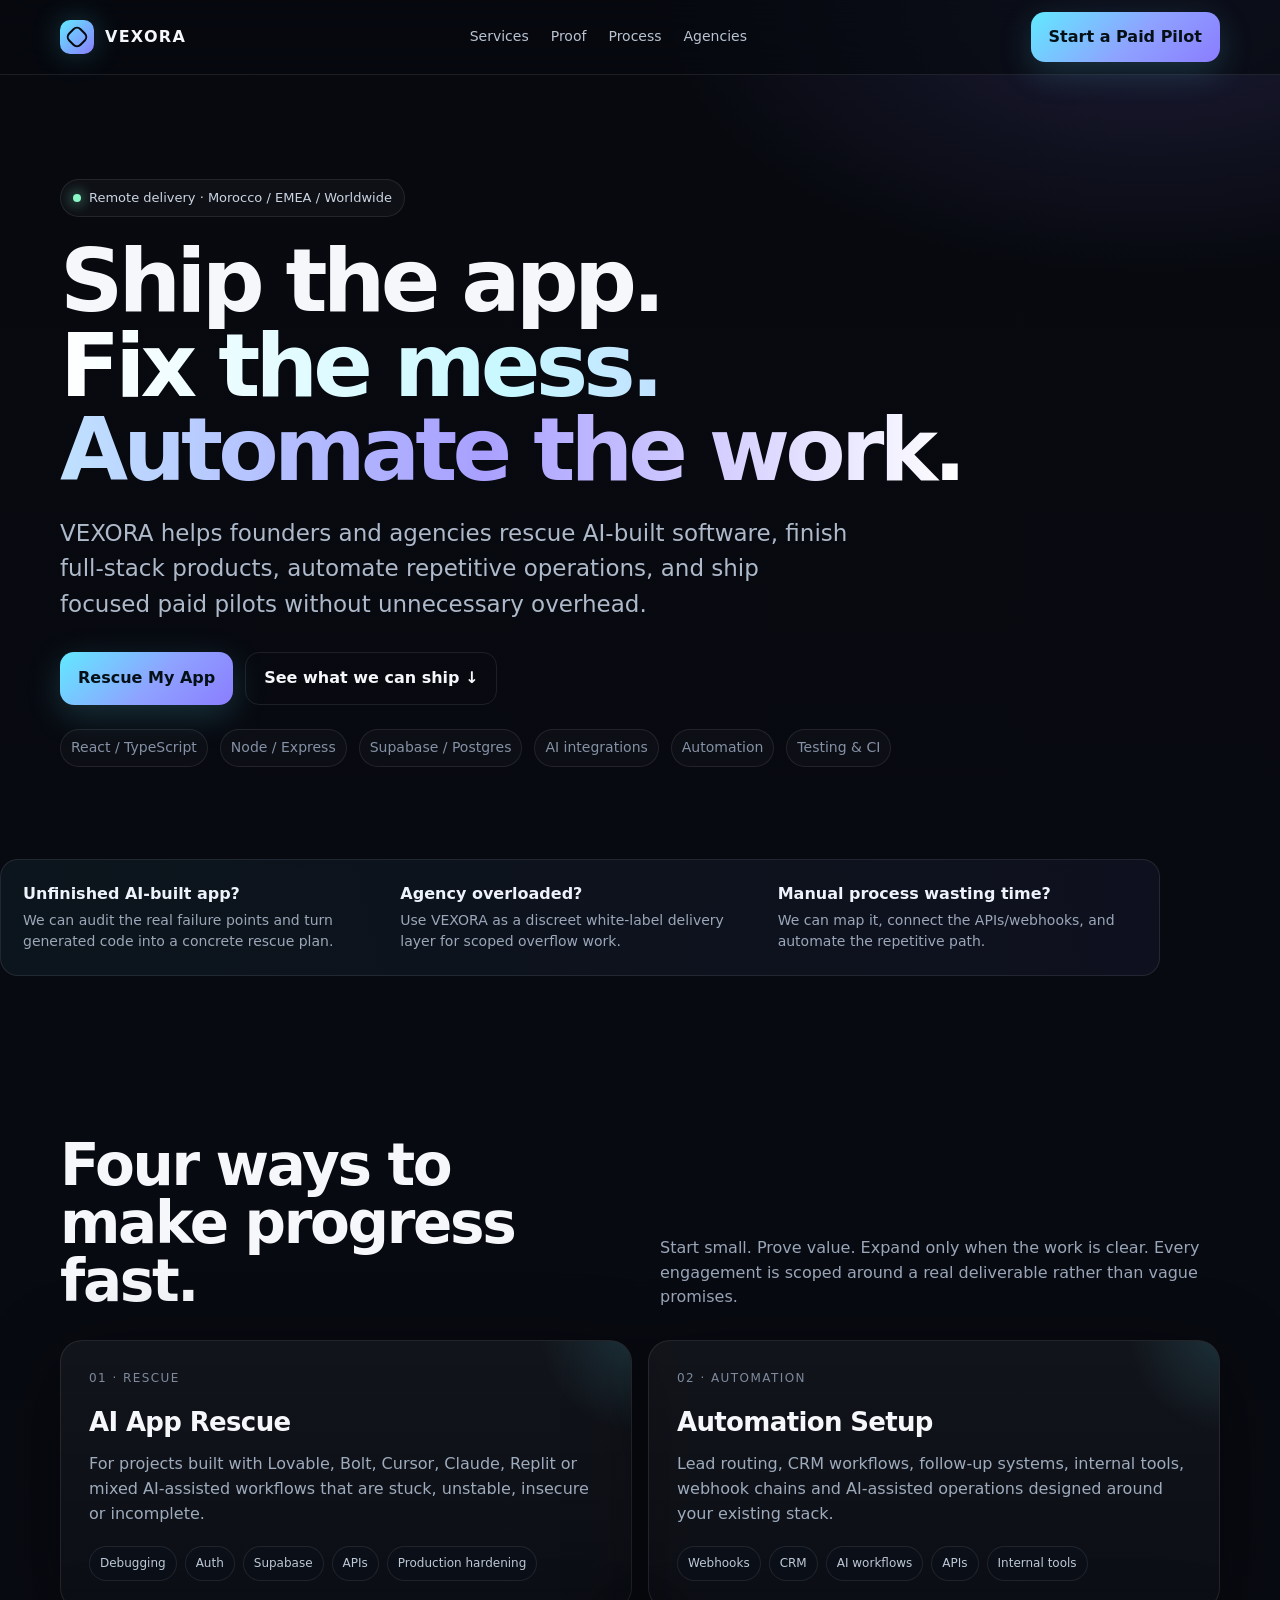
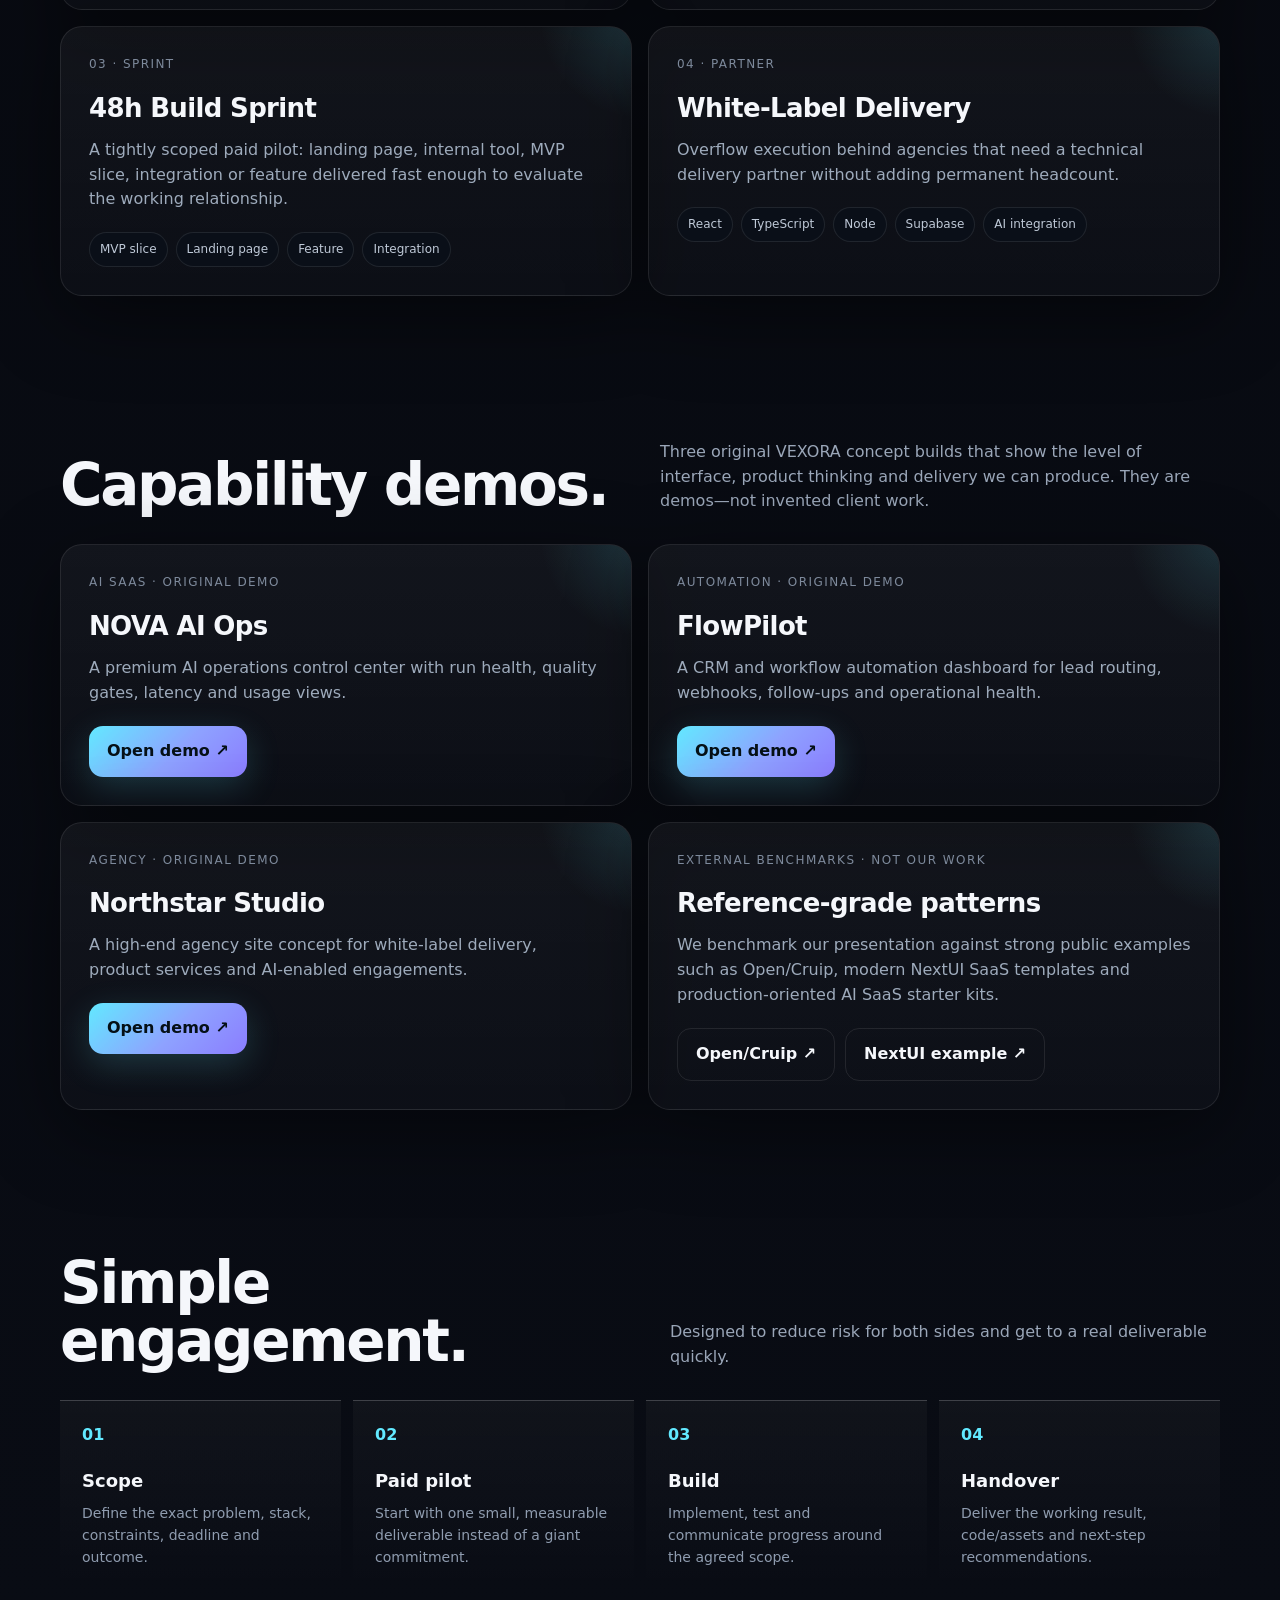
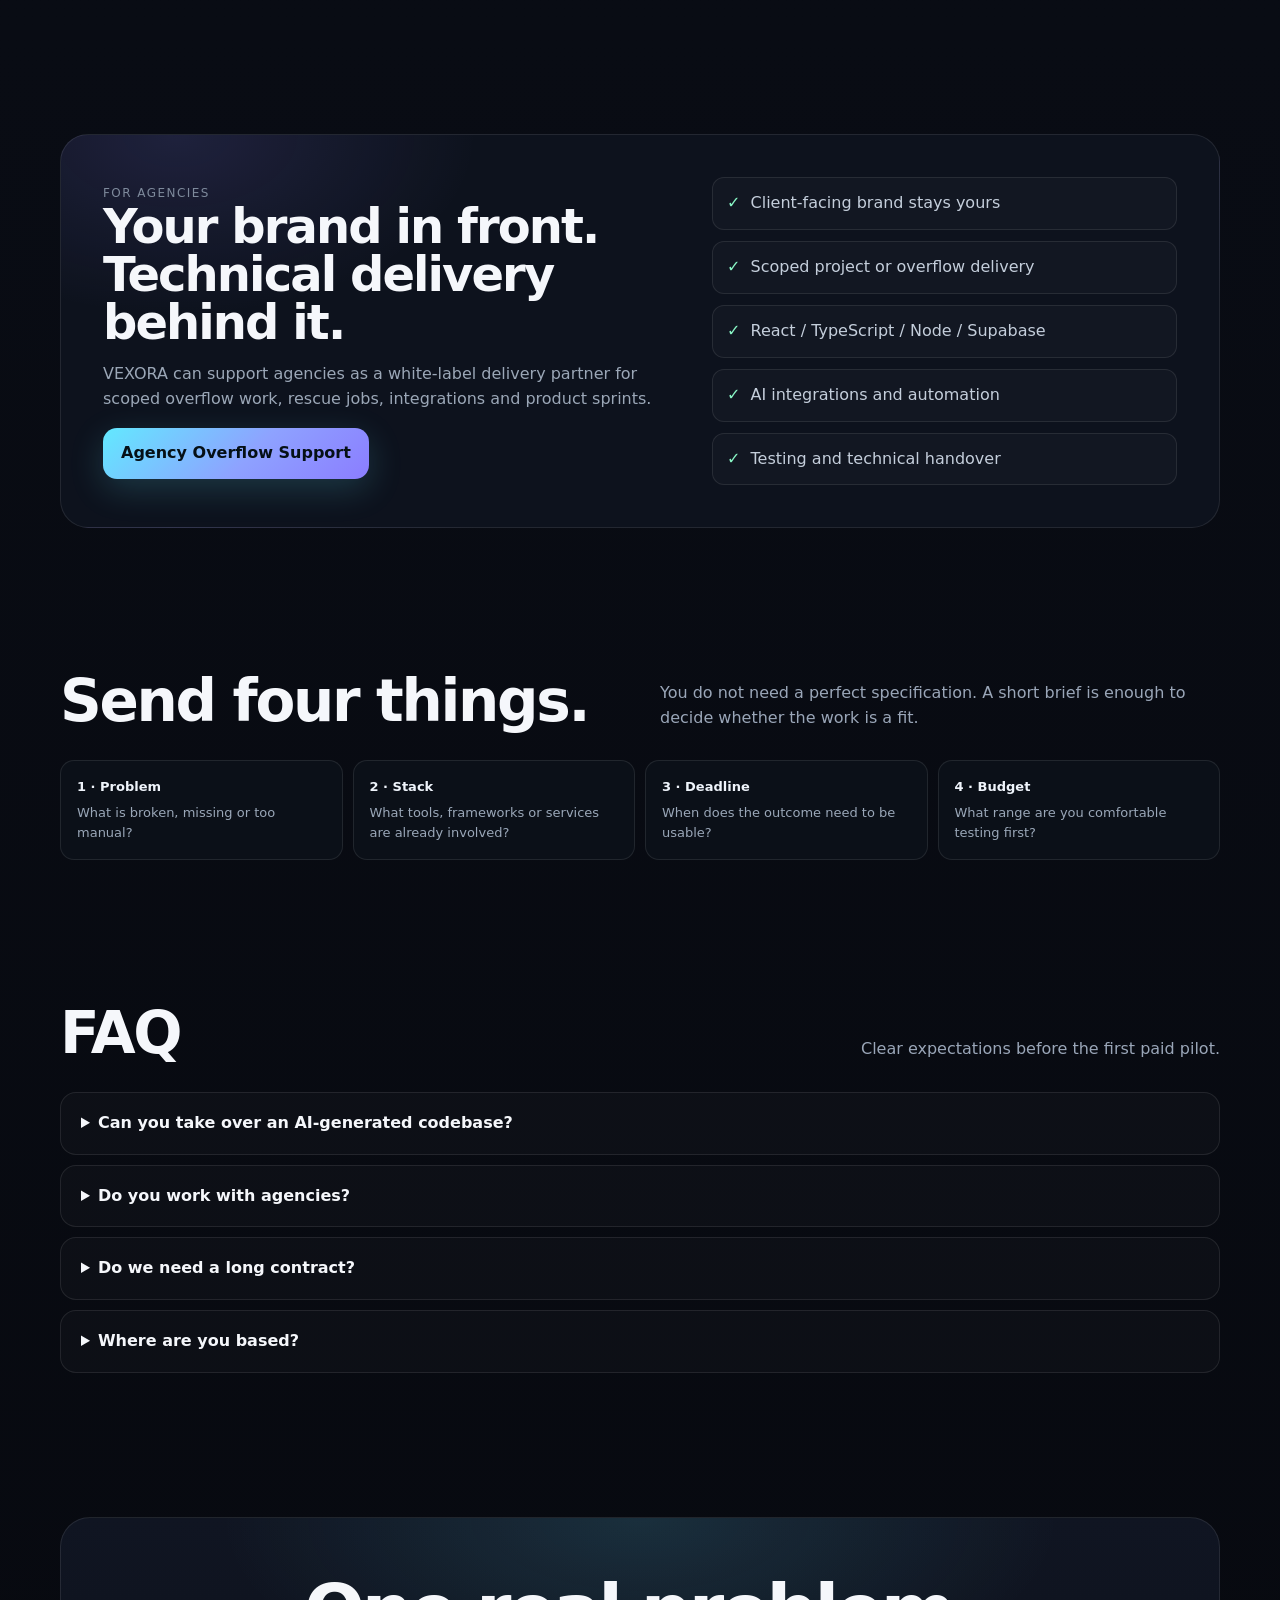
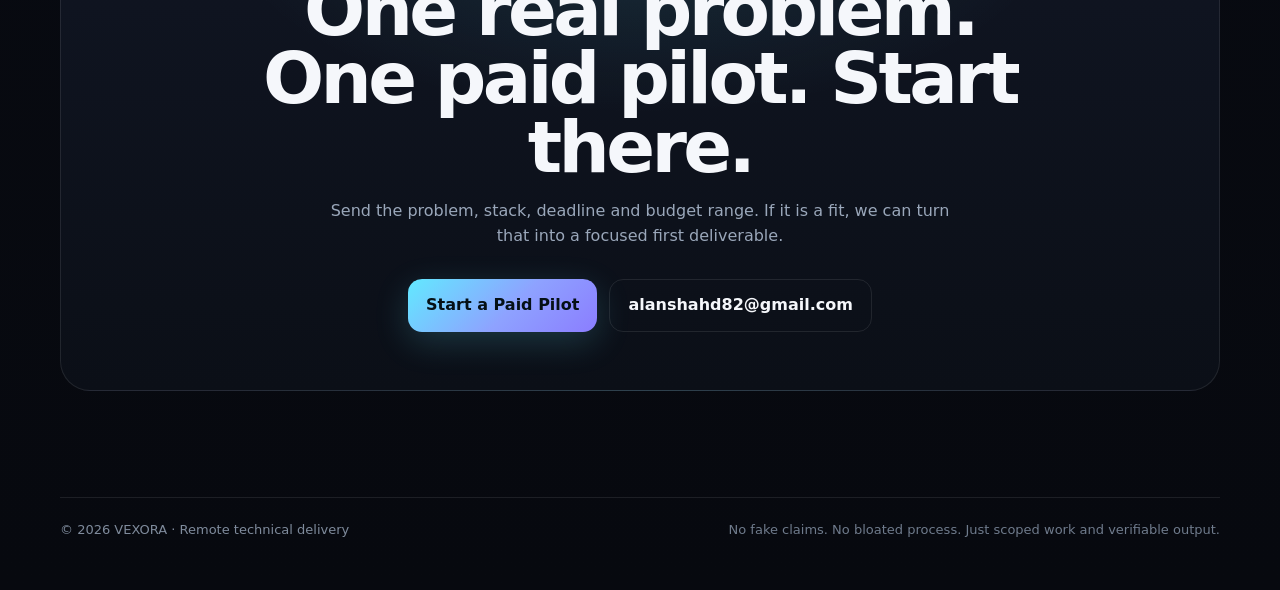
<file: index.html>
<!doctype html>
<html lang="en">
<head>
  <meta charset="utf-8" />
  <meta name="viewport" content="width=device-width, initial-scale=1" />
  <title>VEXORA — AI App Rescue, Full-Stack Delivery & Automation</title>
  <meta name="description" content="VEXORA helps founders and agencies rescue, finish and ship AI-built apps, automate workflows, and deliver focused full-stack projects remotely." />
  <meta property="og:title" content="VEXORA — Ship the app. Fix the mess. Automate the work." />
  <meta property="og:description" content="AI App Rescue, Full-Stack Delivery, Automation and White-Label Development." />
  <meta property="og:type" content="website" />
  <meta name="theme-color" content="#07090f" />
  <style>
    :root{
      --bg:#07090f;--panel:#0d111b;--panel2:#111726;--text:#f5f7fb;--muted:#9aa6b8;
      --line:rgba(255,255,255,.09);--cyan:#62e9ff;--violet:#8b7dff;--green:#89f7c6;
      --shadow:0 20px 80px rgba(0,0,0,.45);--radius:22px
    }
    *{box-sizing:border-box}
    html{scroll-behavior:smooth}
    body{
      margin:0;background:
      radial-gradient(900px 500px at 8% -10%,rgba(98,233,255,.12),transparent 60%),
      radial-gradient(900px 500px at 90% 0%,rgba(139,125,255,.16),transparent 55%),
      linear-gradient(180deg,#07090f,#090c14 60%,#07090f);
      color:var(--text);font-family:Inter,ui-sans-serif,system-ui,-apple-system,BlinkMacSystemFont,"Segoe UI",sans-serif;
      line-height:1.55;overflow-x:hidden
    }
    body:before{
      content:"";position:fixed;inset:0;pointer-events:none;opacity:.28;
      background-image:linear-gradient(rgba(255,255,255,.025) 1px,transparent 1px),linear-gradient(90deg,rgba(255,255,255,.025) 1px,transparent 1px);
      background-size:36px 36px;mask-image:linear-gradient(to bottom,#000,transparent 80%)
    }
    a{color:inherit;text-decoration:none}
    .wrap{width:min(1160px,calc(100% - 36px));margin:auto}
    .nav{position:sticky;top:0;z-index:30;backdrop-filter:blur(18px);background:rgba(7,9,15,.68);border-bottom:1px solid var(--line)}
    .navin{height:74px;display:flex;align-items:center;justify-content:space-between;gap:18px}
    .brand{display:flex;align-items:center;gap:11px;font-weight:800;letter-spacing:.08em}
    .mark{width:34px;height:34px;border-radius:10px;background:
      linear-gradient(135deg,var(--cyan),var(--violet));box-shadow:0 0 30px rgba(98,233,255,.22);position:relative}
    .mark:after{content:"";position:absolute;inset:8px;border:2px solid #07090f;border-radius:6px;transform:rotate(45deg)}
    .navlinks{display:flex;gap:22px;color:#b9c3d1;font-size:14px}
    .navlinks a:hover{color:white}
    .btn{display:inline-flex;align-items:center;justify-content:center;gap:8px;padding:13px 18px;border-radius:14px;border:1px solid var(--line);font-weight:700;transition:.2s}
    .btn:hover{transform:translateY(-1px);border-color:rgba(255,255,255,.22)}
    .btn.primary{background:linear-gradient(135deg,var(--cyan),#8ea2ff 55%,var(--violet));color:#051016;border:0;box-shadow:0 10px 34px rgba(98,233,255,.18)}
    .hero{padding:104px 0 72px}
    .eyebrow{display:inline-flex;gap:8px;align-items:center;border:1px solid var(--line);background:rgba(255,255,255,.03);padding:8px 12px;border-radius:999px;color:#cbd5e1;font-size:13px}
    .dot{width:8px;height:8px;border-radius:50%;background:var(--green);box-shadow:0 0 14px var(--green)}
    h1{font-size:clamp(46px,8vw,88px);line-height:.96;letter-spacing:-.055em;margin:22px 0 22px;max-width:980px}
    .grad{background:linear-gradient(90deg,#fff 0%,#c8f8ff 30%,#a9a0ff 68%,#fff 100%);-webkit-background-clip:text;background-clip:text;color:transparent}
    .lead{font-size:clamp(18px,2.2vw,23px);color:#aeb9ca;max-width:790px}
    .actions{display:flex;flex-wrap:wrap;gap:12px;margin-top:30px}
    .trust{display:flex;flex-wrap:wrap;gap:12px;margin-top:24px;color:#8591a5;font-size:14px}
    .trust span{padding:7px 10px;border:1px solid var(--line);border-radius:999px;background:rgba(255,255,255,.025)}
    .strip{margin:20px 0 88px;padding:22px;border:1px solid var(--line);border-radius:18px;background:linear-gradient(90deg,rgba(98,233,255,.05),rgba(139,125,255,.06));display:grid;grid-template-columns:repeat(3,1fr);gap:18px}
    .strip div{font-size:14px;color:#9ba7b9}
    .strip strong{display:block;color:#eef3fb;font-size:16px;margin-bottom:3px}
    section{padding:72px 0}
    .sectionhead{display:flex;justify-content:space-between;gap:30px;align-items:end;margin-bottom:30px}
    .sectionhead h2{margin:0;font-size:clamp(34px,5vw,58px);letter-spacing:-.04em;line-height:1}
    .sectionhead p{max-width:560px;color:var(--muted);margin:0}
    .grid{display:grid;grid-template-columns:repeat(2,1fr);gap:16px}
    .card{position:relative;padding:28px;border:1px solid var(--line);border-radius:var(--radius);background:linear-gradient(180deg,rgba(255,255,255,.045),rgba(255,255,255,.02));box-shadow:var(--shadow);overflow:hidden}
    .card:after{content:"";position:absolute;width:220px;height:220px;border-radius:50%;right:-120px;top:-120px;background:radial-gradient(circle,rgba(98,233,255,.15),transparent 65%);pointer-events:none}
    .num{font-size:12px;letter-spacing:.12em;color:#7e8a9c;text-transform:uppercase}
    .card h3{font-size:26px;margin:14px 0 10px;letter-spacing:-.025em}
    .card p{color:#9eabbc;margin:0 0 20px}
    .chips{display:flex;flex-wrap:wrap;gap:8px}
    .chip{padding:7px 10px;border-radius:999px;background:#0a0f18;border:1px solid var(--line);font-size:12px;color:#bfc9d7}
    .proof{display:grid;grid-template-columns:1.15fr .85fr;gap:18px}
    .project{min-height:360px;display:flex;flex-direction:column;justify-content:space-between;background:
      radial-gradient(500px 260px at 90% 0%,rgba(98,233,255,.11),transparent 70%),linear-gradient(180deg,#101626,#0b1019)}
    .project h3{font-size:40px;margin:10px 0 12px}
    .projectlink{display:flex;gap:10px;flex-wrap:wrap}
    .facts{display:grid;gap:12px}
    .fact{padding:18px;border-radius:16px;background:rgba(255,255,255,.03);border:1px solid var(--line)}
    .fact b{display:block;margin-bottom:4px}
    .fact span{color:#95a2b5;font-size:14px}
    .process{display:grid;grid-template-columns:repeat(4,1fr);gap:12px}
    .step{padding:22px;border-top:1px solid rgba(255,255,255,.22);background:linear-gradient(180deg,rgba(255,255,255,.03),transparent)}
    .step i{font-style:normal;color:var(--cyan);font-weight:800}
    .step h4{font-size:18px;margin:20px 0 8px}
    .step p{margin:0;color:#8f9caf;font-size:14px}
    .agency{padding:42px;border-radius:28px;border:1px solid var(--line);background:
      radial-gradient(500px 300px at 10% 0%,rgba(139,125,255,.14),transparent 60%),#0d121d;display:grid;grid-template-columns:1fr .8fr;gap:28px;align-items:center}
    .agency h2{font-size:48px;margin:0 0 14px;line-height:1;letter-spacing:-.04em}
    .agency p{color:#9ba7b7}
    .agency ul{margin:0;padding:0;list-style:none;display:grid;gap:11px}
    .agency li{padding:13px 14px;border-radius:12px;border:1px solid var(--line);background:rgba(255,255,255,.025);color:#c4cedb}
    .agency li:before{content:"✓";color:var(--green);margin-right:10px}
    .brief{display:grid;grid-template-columns:repeat(4,1fr);gap:10px;margin-top:18px}
    .brief div{padding:16px;border-radius:14px;border:1px solid var(--line);background:#0b1018;color:#9aa7b8;font-size:13px}
    .brief strong{display:block;color:#eff4fb;margin-bottom:5px}
    .faq{display:grid;gap:10px}
    details{border:1px solid var(--line);border-radius:16px;background:rgba(255,255,255,.025);padding:18px 20px}
    summary{cursor:pointer;font-weight:700}
    details p{color:#95a2b4;margin-bottom:0}
    .cta{padding:58px;border-radius:30px;border:1px solid var(--line);text-align:center;background:
      radial-gradient(600px 280px at 50% 0%,rgba(98,233,255,.12),transparent 70%),linear-gradient(180deg,#101522,#0b0f17)}
    .cta h2{font-size:clamp(40px,6vw,72px);line-height:.95;letter-spacing:-.05em;margin:0 auto 18px;max-width:820px}
    .cta p{color:#9aa7ba;max-width:650px;margin:0 auto 26px}
    footer{padding:34px 0 50px;color:#7f8b9c;font-size:13px}
    .foot{display:flex;justify-content:space-between;gap:20px;border-top:1px solid var(--line);padding-top:22px}
    .mini{color:#6f7b8c}
    @media(max-width:900px){
      .navlinks{display:none}.strip,.grid,.proof,.process,.agency,.brief{grid-template-columns:1fr}
      .hero{padding-top:76px}.sectionhead{align-items:start;flex-direction:column}.agency h2{font-size:38px}
    }
    @media(max-width:560px){.wrap{width:min(100% - 24px,1160px)}.navin{height:66px}.nav .btn{padding:10px 12px;font-size:13px}.hero{padding-top:58px}.card,.agency,.cta{padding:22px}.actions .btn{width:100%}.strip{margin-bottom:50px}}
  </style>
  <script type="application/ld+json">
  {"@context":"https://schema.org","@type":"ProfessionalService","name":"VEXORA","description":"AI app rescue, full-stack delivery, automation and white-label development services.","areaServed":"Worldwide","email":"alanshahd82@gmail.com"}
  </script>
</head>
<body>
  <nav class="nav">
    <div class="wrap navin">
      <a href="#top" class="brand"><span class="mark"></span>VEXORA</a>
      <div class="navlinks">
        <a href="#services">Services</a><a href="#proof">Proof</a><a href="#process">Process</a><a href="#agency">Agencies</a>
      </div>
      <a class="btn primary" href="mailto:alanshahd82@gmail.com?subject=Paid%20Pilot%20%E2%80%94%20VEXORA&body=Hi%20VEXORA%2C%0A%0AWhat%20I%20need%3A%0ACurrent%20stack%3A%0ADeadline%3A%0ABudget%20range%3A%0A">Start a Paid Pilot</a>
    </div>
  </nav>

  <main id="top">
    <div class="wrap hero">
      <span class="eyebrow"><span class="dot"></span>Remote delivery · Morocco / EMEA / Worldwide</span>
      <h1>Ship the app.<br><span class="grad">Fix the mess. Automate the work.</span></h1>
      <p class="lead">VEXORA helps founders and agencies rescue AI-built software, finish full-stack products, automate repetitive operations, and ship focused paid pilots without unnecessary overhead.</p>
      <div class="actions">
        <a class="btn primary" href="mailto:alanshahd82@gmail.com?subject=Rescue%20My%20App&body=Hi%20VEXORA%2C%0A%0AWhat%20is%20broken%20or%20unfinished%3A%0ACurrent%20stack%3A%0ADeadline%3A%0ABudget%20range%3A%0A">Rescue My App</a>
        <a class="btn" href="#services">See what we can ship ↓</a>
      </div>
      <div class="trust">
        <span>React / TypeScript</span><span>Node / Express</span><span>Supabase / Postgres</span><span>AI integrations</span><span>Automation</span><span>Testing & CI</span>
      </div>
    </div>

    <div class="wrap strip">
      <div><strong>Unfinished AI-built app?</strong>We can audit the real failure points and turn generated code into a concrete rescue plan.</div>
      <div><strong>Agency overloaded?</strong>Use VEXORA as a discreet white-label delivery layer for scoped overflow work.</div>
      <div><strong>Manual process wasting time?</strong>We can map it, connect the APIs/webhooks, and automate the repetitive path.</div>
    </div>

    <section id="services">
      <div class="wrap">
        <div class="sectionhead"><h2>Four ways to<br>make progress fast.</h2><p>Start small. Prove value. Expand only when the work is clear. Every engagement is scoped around a real deliverable rather than vague promises.</p></div>
        <div class="grid">
          <article class="card">
            <div class="num">01 · Rescue</div><h3>AI App Rescue</h3>
            <p>For projects built with Lovable, Bolt, Cursor, Claude, Replit or mixed AI-assisted workflows that are stuck, unstable, insecure or incomplete.</p>
            <div class="chips"><span class="chip">Debugging</span><span class="chip">Auth</span><span class="chip">Supabase</span><span class="chip">APIs</span><span class="chip">Production hardening</span></div>
          </article>
          <article class="card">
            <div class="num">02 · Automation</div><h3>Automation Setup</h3>
            <p>Lead routing, CRM workflows, follow-up systems, internal tools, webhook chains and AI-assisted operations designed around your existing stack.</p>
            <div class="chips"><span class="chip">Webhooks</span><span class="chip">CRM</span><span class="chip">AI workflows</span><span class="chip">APIs</span><span class="chip">Internal tools</span></div>
          </article>
          <article class="card">
            <div class="num">03 · Sprint</div><h3>48h Build Sprint</h3>
            <p>A tightly scoped paid pilot: landing page, internal tool, MVP slice, integration or feature delivered fast enough to evaluate the working relationship.</p>
            <div class="chips"><span class="chip">MVP slice</span><span class="chip">Landing page</span><span class="chip">Feature</span><span class="chip">Integration</span></div>
          </article>
          <article class="card">
            <div class="num">04 · Partner</div><h3>White-Label Delivery</h3>
            <p>Overflow execution behind agencies that need a technical delivery partner without adding permanent headcount.</p>
            <div class="chips"><span class="chip">React</span><span class="chip">TypeScript</span><span class="chip">Node</span><span class="chip">Supabase</span><span class="chip">AI integration</span></div>
          </article>
        </div>
      </div>
    </section>

    <section id="proof">
      <div class="wrap">
        <div class="sectionhead"><h2>Capability demos.</h2><p>Three original VEXORA concept builds that show the level of interface, product thinking and delivery we can produce. They are demos—not invented client work.</p></div>
        <div class="grid">
          <article class="card"><div class="num">AI SaaS · Original demo</div><h3>NOVA AI Ops</h3><p>A premium AI operations control center with run health, quality gates, latency and usage views.</p><div class="projectlink"><a class="btn primary" href="demo-ai-ops.html">Open demo ↗</a></div></article>
          <article class="card"><div class="num">Automation · Original demo</div><h3>FlowPilot</h3><p>A CRM and workflow automation dashboard for lead routing, webhooks, follow-ups and operational health.</p><div class="projectlink"><a class="btn primary" href="demo-automation.html">Open demo ↗</a></div></article>
          <article class="card"><div class="num">Agency · Original demo</div><h3>Northstar Studio</h3><p>A high-end agency site concept for white-label delivery, product services and AI-enabled engagements.</p><div class="projectlink"><a class="btn primary" href="demo-agency.html">Open demo ↗</a></div></article>
          <article class="card"><div class="num">External benchmarks · Not our work</div><h3>Reference-grade patterns</h3><p>We benchmark our presentation against strong public examples such as Open/Cruip, modern NextUI SaaS templates and production-oriented AI SaaS starter kits.</p><div class="projectlink"><a class="btn" href="https://open.cruip.com/" target="_blank" rel="noopener">Open/Cruip ↗</a><a class="btn" href="https://landing-template-nextui.vercel.app/" target="_blank" rel="noopener">NextUI example ↗</a></div></article>
        </div>
      </div>
    </section>

    <section id="process">
      <div class="wrap">
        <div class="sectionhead"><h2>Simple engagement.</h2><p>Designed to reduce risk for both sides and get to a real deliverable quickly.</p></div>
        <div class="process">
          <div class="step"><i>01</i><h4>Scope</h4><p>Define the exact problem, stack, constraints, deadline and outcome.</p></div>
          <div class="step"><i>02</i><h4>Paid pilot</h4><p>Start with one small, measurable deliverable instead of a giant commitment.</p></div>
          <div class="step"><i>03</i><h4>Build</h4><p>Implement, test and communicate progress around the agreed scope.</p></div>
          <div class="step"><i>04</i><h4>Handover</h4><p>Deliver the working result, code/assets and next-step recommendations.</p></div>
        </div>
      </div>
    </section>

    <section id="agency">
      <div class="wrap agency">
        <div>
          <div class="num">For agencies</div>
          <h2>Your brand in front.<br>Technical delivery behind it.</h2>
          <p>VEXORA can support agencies as a white-label delivery partner for scoped overflow work, rescue jobs, integrations and product sprints.</p>
          <a class="btn primary" href="mailto:alanshahd82@gmail.com?subject=Agency%20Overflow%20Support&body=Hi%20VEXORA%2C%0A%0AAgency%20type%3A%0AWork%20we%20need%20covered%3A%0AStack%3A%0ATimeline%3A%0ABudget%20range%3A%0A">Agency Overflow Support</a>
        </div>
        <ul>
          <li>Client-facing brand stays yours</li>
          <li>Scoped project or overflow delivery</li>
          <li>React / TypeScript / Node / Supabase</li>
          <li>AI integrations and automation</li>
          <li>Testing and technical handover</li>
        </ul>
      </div>
    </section>

    <section>
      <div class="wrap">
        <div class="sectionhead"><h2>Send four things.</h2><p>You do not need a perfect specification. A short brief is enough to decide whether the work is a fit.</p></div>
        <div class="brief">
          <div><strong>1 · Problem</strong>What is broken, missing or too manual?</div>
          <div><strong>2 · Stack</strong>What tools, frameworks or services are already involved?</div>
          <div><strong>3 · Deadline</strong>When does the outcome need to be usable?</div>
          <div><strong>4 · Budget</strong>What range are you comfortable testing first?</div>
        </div>
      </div>
    </section>

    <section>
      <div class="wrap">
        <div class="sectionhead"><h2>FAQ</h2><p>Clear expectations before the first paid pilot.</p></div>
        <div class="faq">
          <details><summary>Can you take over an AI-generated codebase?</summary><p>Yes. The first step is understanding what is actually working, what is fragile, and what needs to be fixed before adding more generated code.</p></details>
          <details><summary>Do you work with agencies?</summary><p>Yes. White-label overflow delivery is one of the core offers, especially for scoped technical work behind an agency relationship.</p></details>
          <details><summary>Do we need a long contract?</summary><p>No. A small paid pilot is the preferred way to start when both sides are new to each other.</p></details>
          <details><summary>Where are you based?</summary><p>Morocco, working remotely with EMEA and international teams where the engagement and timezone overlap make sense.</p></details>
        </div>
      </div>
    </section>

    <section>
      <div class="wrap cta">
        <h2>One real problem.<br>One paid pilot. Start there.</h2>
        <p>Send the problem, stack, deadline and budget range. If it is a fit, we can turn that into a focused first deliverable.</p>
        <div class="actions" style="justify-content:center">
          <a class="btn primary" href="mailto:alanshahd82@gmail.com?subject=Paid%20Pilot%20%E2%80%94%20VEXORA&body=Hi%20VEXORA%2C%0A%0AProblem%3A%0AStack%3A%0ADeadline%3A%0ABudget%20range%3A%0A">Start a Paid Pilot</a>
          <a class="btn" href="mailto:alanshahd82@gmail.com">alanshahd82@gmail.com</a>
        </div>
      </div>
    </section>
  </main>

  <footer>
    <div class="wrap foot"><span>© 2026 VEXORA · Remote technical delivery</span><span class="mini">No fake claims. No bloated process. Just scoped work and verifiable output.</span></div>
  </footer>
<!-- pages-redeploy: money-swarm-store 2026-09-28 -->
</body>
</html>
</file>
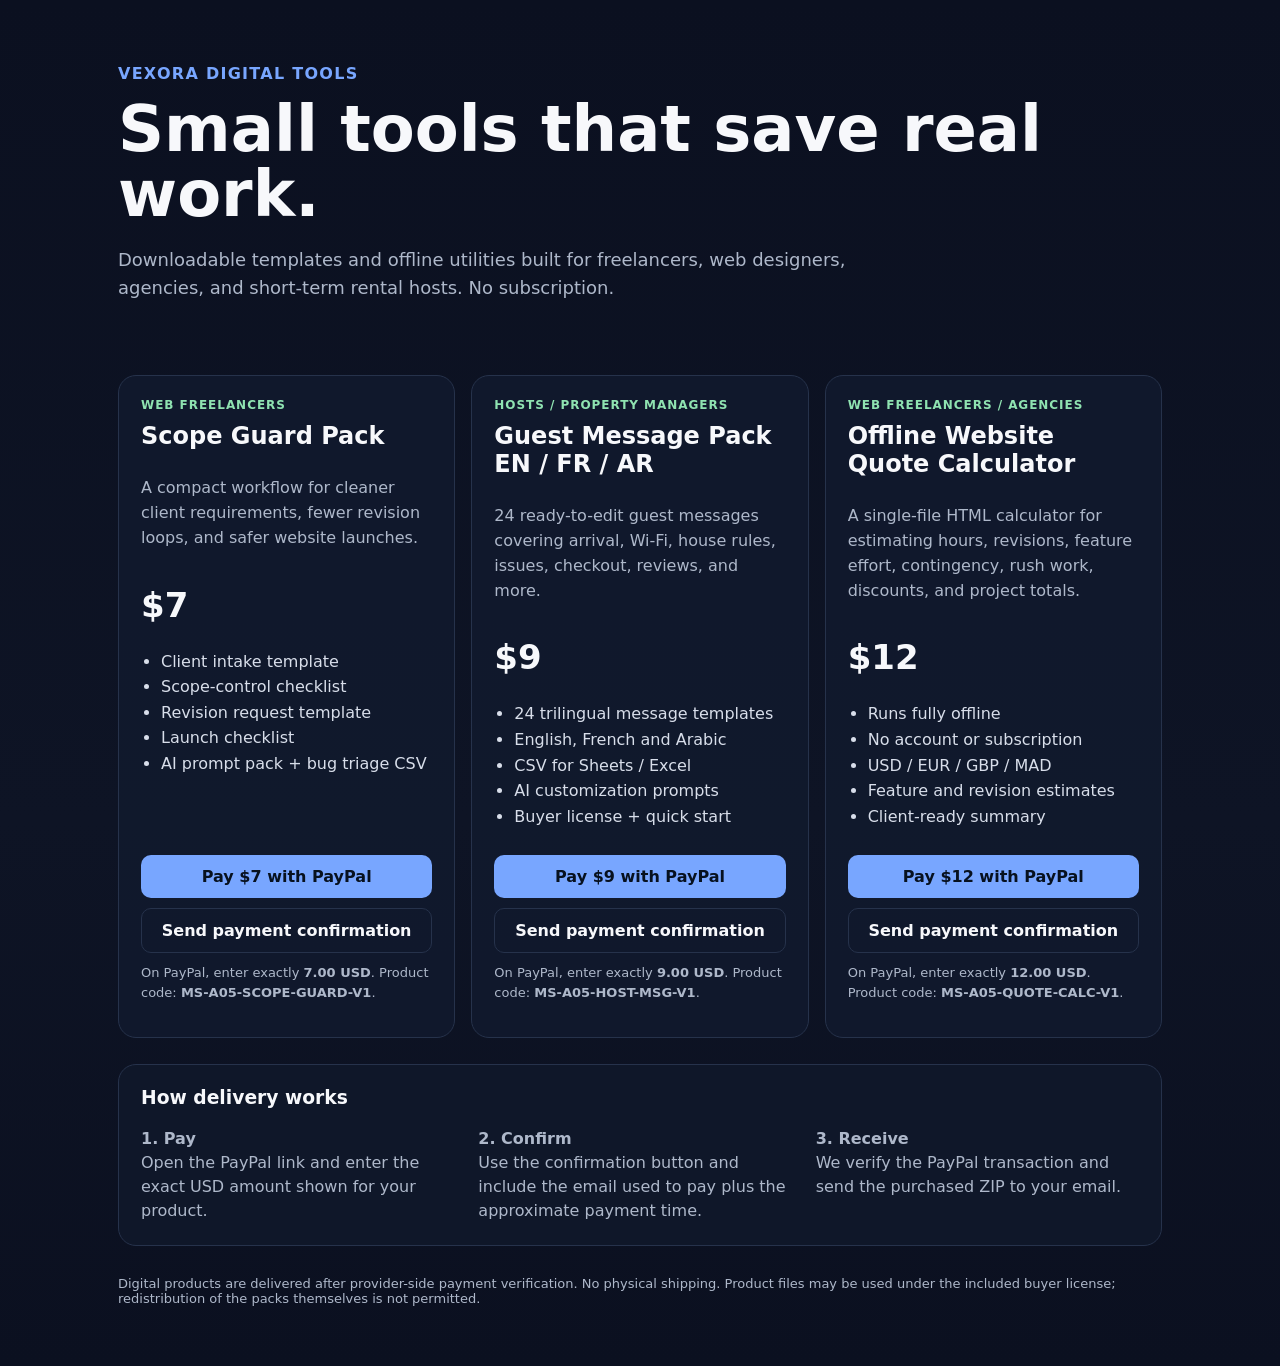
<file: money-swarm-store/index.html>
<!doctype html>
<html lang="en">
<head>
<meta charset="utf-8">
<meta name="viewport" content="width=device-width,initial-scale=1">
<title>VEXORA Digital Tools</title>
<meta name="description" content="Practical digital tools and templates for freelancers, web designers and short-term rental hosts.">
<style>
:root{--bg:#0b1020;--card:#11192d;--text:#f7f8fb;--muted:#aeb8ca;--line:#26324b;--accent:#78a6ff;--ok:#8fe3b1}
*{box-sizing:border-box}body{margin:0;font-family:Inter,system-ui,-apple-system,Segoe UI,Arial,sans-serif;background:linear-gradient(180deg,#0b1020,#0e1425 60%,#0b1020);color:var(--text)}
.wrap{max-width:1080px;margin:auto;padding:28px 18px 60px}
header{padding:36px 0 26px}.brand{font-weight:800;letter-spacing:.08em;color:var(--accent)}h1{font-size:clamp(34px,7vw,64px);line-height:1.02;margin:14px 0}
.lead{max-width:760px;color:var(--muted);font-size:18px;line-height:1.6}
.grid{display:grid;grid-template-columns:repeat(3,1fr);gap:16px;margin-top:28px}.card{background:rgba(17,25,45,.92);border:1px solid var(--line);border-radius:18px;padding:22px;display:flex;flex-direction:column;min-height:420px}
.tag{font-size:12px;font-weight:800;letter-spacing:.08em;color:var(--ok)}h2{font-size:24px;margin:10px 0}.desc{color:var(--muted);line-height:1.55}.price{font-size:34px;font-weight:900;margin:18px 0 8px}
ul{padding-left:20px;color:#d8deea;line-height:1.6}.actions{margin-top:auto}.btn{display:block;text-align:center;text-decoration:none;border-radius:10px;padding:12px 14px;font-weight:800;margin-top:10px}
.pay{background:var(--accent);color:#07111f}.mail{border:1px solid var(--line);color:var(--text)}.note{font-size:13px;color:var(--muted);line-height:1.5;margin-top:10px}
.how{margin-top:26px;padding:22px;border:1px solid var(--line);border-radius:18px;background:#0f1729}.how h3{margin-top:0}.steps{display:grid;grid-template-columns:repeat(3,1fr);gap:14px}.step{color:var(--muted);line-height:1.5}
footer{color:var(--muted);font-size:13px;margin-top:30px}@media(max-width:860px){.grid,.steps{grid-template-columns:1fr}.card{min-height:auto}}
</style>
</head>
<body>
<div class="wrap">
<header>
<div class="brand">VEXORA DIGITAL TOOLS</div>
<h1>Small tools that save real work.</h1>
<p class="lead">Downloadable templates and offline utilities built for freelancers, web designers, agencies, and short-term rental hosts. No subscription.</p>
</header>
<main class="grid">
<article class="card">
<div class="tag">WEB FREELANCERS</div>
<h2>Scope Guard Pack</h2>
<p class="desc">A compact workflow for cleaner client requirements, fewer revision loops, and safer website launches.</p>
<div class="price">$7</div>
<ul><li>Client intake template</li><li>Scope-control checklist</li><li>Revision request template</li><li>Launch checklist</li><li>AI prompt pack + bug triage CSV</li></ul>
<div class="actions">
<a class="btn pay" href="https://www.paypal.com/ncp/payment/RKJHV4FZWW3VA" target="_blank" rel="noopener">Pay $7 with PayPal</a>
<a class="btn mail" href="mailto:vexora.traveler.ai@gmail.com?subject=Order%20MS-A05-SCOPE-GUARD-V1&body=I%20paid%207%20USD%20for%20MS-A05-SCOPE-GUARD-V1.%0A%0APayPal%20payer%20email%3A%20%0APayment%20time%20(approx.)%3A%20">Send payment confirmation</a>
<p class="note">On PayPal, enter exactly <strong>7.00 USD</strong>. Product code: <strong>MS-A05-SCOPE-GUARD-V1</strong>.</p>
</div></article>
<article class="card">
<div class="tag">HOSTS / PROPERTY MANAGERS</div>
<h2>Guest Message Pack EN / FR / AR</h2>
<p class="desc">24 ready-to-edit guest messages covering arrival, Wi-Fi, house rules, issues, checkout, reviews, and more.</p>
<div class="price">$9</div>
<ul><li>24 trilingual message templates</li><li>English, French and Arabic</li><li>CSV for Sheets / Excel</li><li>AI customization prompts</li><li>Buyer license + quick start</li></ul>
<div class="actions">
<a class="btn pay" href="https://www.paypal.com/ncp/payment/RKJHV4FZWW3VA" target="_blank" rel="noopener">Pay $9 with PayPal</a>
<a class="btn mail" href="mailto:vexora.traveler.ai@gmail.com?subject=Order%20MS-A05-HOST-MSG-V1&body=I%20paid%209%20USD%20for%20MS-A05-HOST-MSG-V1.%0A%0APayPal%20payer%20email%3A%20%0APayment%20time%20(approx.)%3A%20">Send payment confirmation</a>
<p class="note">On PayPal, enter exactly <strong>9.00 USD</strong>. Product code: <strong>MS-A05-HOST-MSG-V1</strong>.</p>
</div></article>
<article class="card">
<div class="tag">WEB FREELANCERS / AGENCIES</div>
<h2>Offline Website Quote Calculator</h2>
<p class="desc">A single-file HTML calculator for estimating hours, revisions, feature effort, contingency, rush work, discounts, and project totals.</p>
<div class="price">$12</div>
<ul><li>Runs fully offline</li><li>No account or subscription</li><li>USD / EUR / GBP / MAD</li><li>Feature and revision estimates</li><li>Client-ready summary</li></ul>
<div class="actions">
<a class="btn pay" href="https://www.paypal.com/ncp/payment/RKJHV4FZWW3VA" target="_blank" rel="noopener">Pay $12 with PayPal</a>
<a class="btn mail" href="mailto:vexora.traveler.ai@gmail.com?subject=Order%20MS-A05-QUOTE-CALC-V1&body=I%20paid%2012%20USD%20for%20MS-A05-QUOTE-CALC-V1.%0A%0APayPal%20payer%20email%3A%20%0APayment%20time%20(approx.)%3A%20">Send payment confirmation</a>
<p class="note">On PayPal, enter exactly <strong>12.00 USD</strong>. Product code: <strong>MS-A05-QUOTE-CALC-V1</strong>.</p>
</div></article>
</main>
<section class="how"><h3>How delivery works</h3><div class="steps">
<div class="step"><strong>1. Pay</strong><br>Open the PayPal link and enter the exact USD amount shown for your product.</div>
<div class="step"><strong>2. Confirm</strong><br>Use the confirmation button and include the email used to pay plus the approximate payment time.</div>
<div class="step"><strong>3. Receive</strong><br>We verify the PayPal transaction and send the purchased ZIP to your email.</div>
</div></section>
<footer>Digital products are delivered after provider-side payment verification. No physical shipping. Product files may be used under the included buyer license; redistribution of the packs themselves is not permitted.</footer>
</div></body></html>
</file>
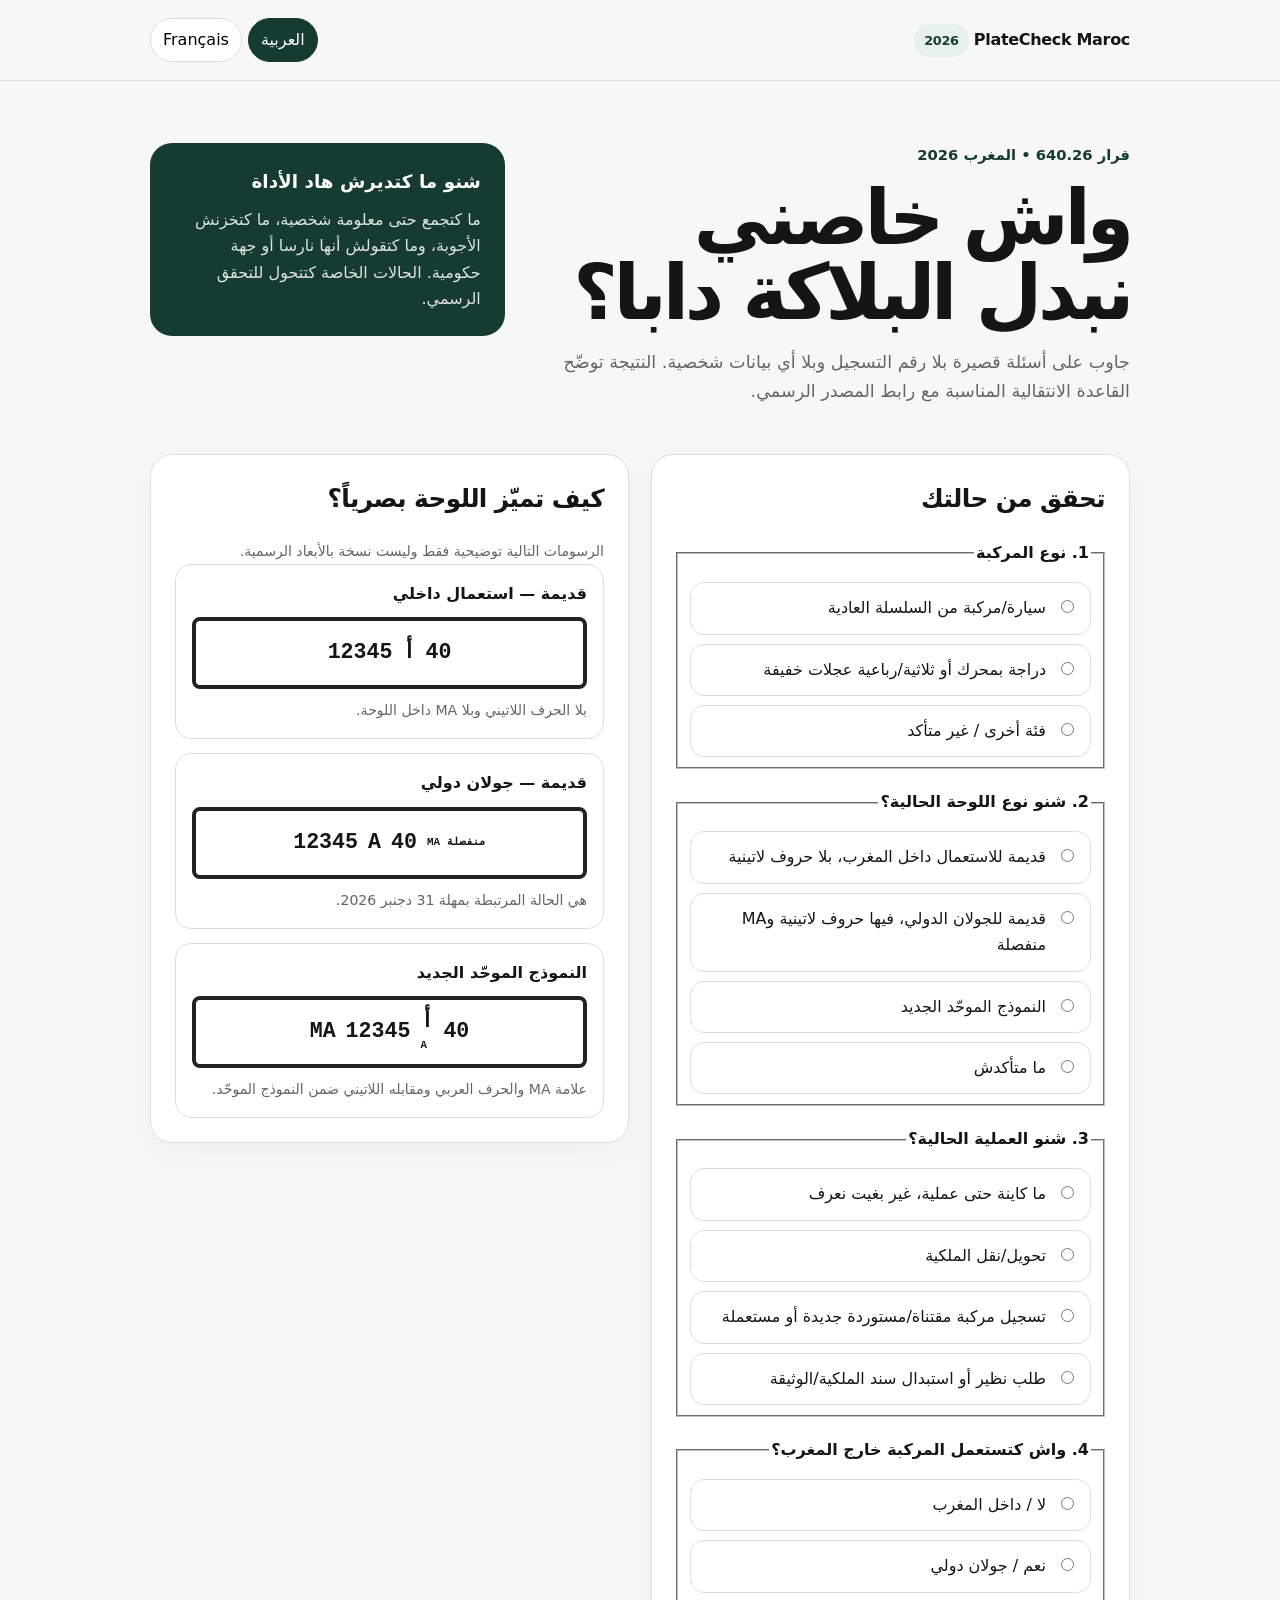
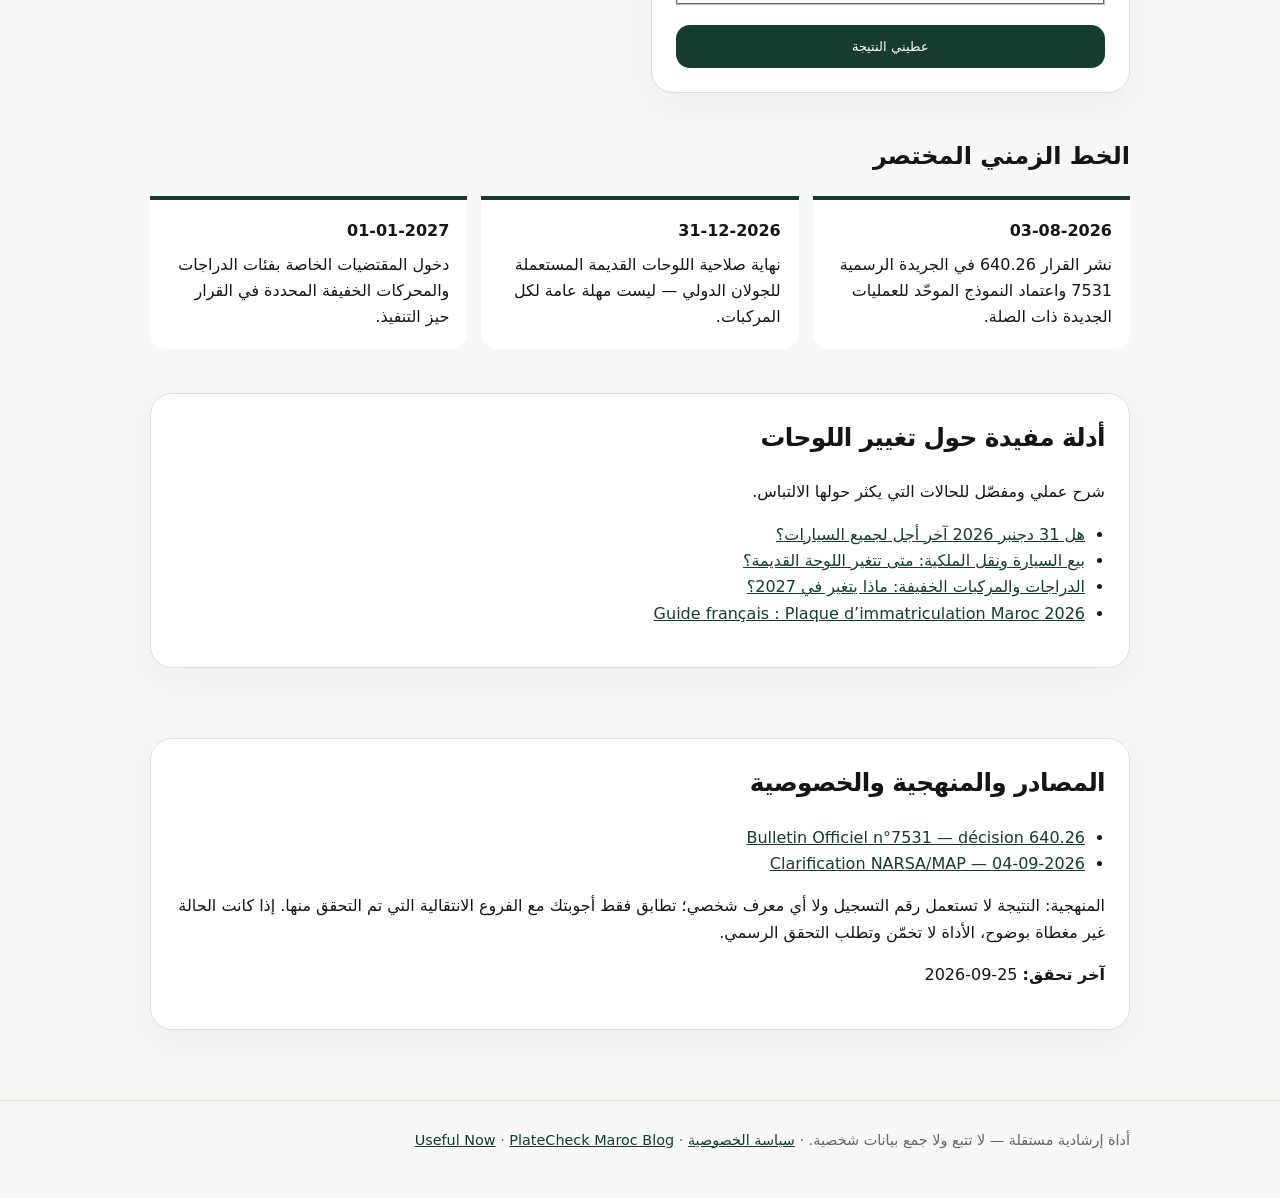
<file: ra04-plate-checker/site/index.html>
<!doctype html>
<html lang="ar" dir="rtl">
<head>
  <meta charset="utf-8">
  <meta name="viewport" content="width=device-width,initial-scale=1">
  <meta name="robots" content="index,follow,max-image-preview:large">
  <title>واش خاصني نبدل بلاكة السيارة؟ | PlateCheck Maroc 2026</title>
  <meta name="description" content="تحقق في ثوانٍ واش خاصك تبدل لوحة تسجيل المركبة في المغرب سنة 2026 حسب القرار 640.26، مع المصادر الرسمية وبدون جمع بيانات شخصية.">
  <link rel="canonical" href="https://india123445t-pixel.github.io/allobilalapp/ra04-plate-checker/site/">
  <meta property="og:title" content="واش خاصني نبدل بلاكة السيارة؟ | PlateCheck Maroc 2026">
  <meta property="og:description" content="أداة قرار مبنية على القرار 640.26 لمعرفة متى يلزم تغيير لوحة تسجيل المركبة في المغرب.">
  <meta property="og:type" content="website">
  <meta property="og:url" content="https://india123445t-pixel.github.io/allobilalapp/ra04-plate-checker/site/">
  <script type="application/ld+json">
  {
    "@context":"https://schema.org",
    "@graph":[
      {
        "@type":"WebApplication",
        "name":"PlateCheck Maroc 2026",
        "url":"https://india123445t-pixel.github.io/allobilalapp/ra04-plate-checker/site/",
        "applicationCategory":"UtilitiesApplication",
        "operatingSystem":"Any",
        "inLanguage":["ar","fr"],
        "description":"أداة مجانية لمعرفة القاعدة الانتقالية المناسبة لتغيير لوحة تسجيل المركبة في المغرب وفق القرار 640.26، بدون جمع بيانات شخصية."
      },
      {
        "@type":"FAQPage",
        "mainEntity":[
          {
            "@type":"Question",
            "name":"هل 31 دجنبر 2026 آخر أجل لتغيير جميع لوحات السيارات في المغرب؟",
            "acceptedAnswer":{"@type":"Answer","text":"لا. المهلة ترتبط باللوحات القديمة المستخدمة للجولان الدولي وليست مهلة عامة لكل المركبات."}
          },
          {
            "@type":"Question",
            "name":"متى تتغير اللوحة القديمة للاستعمال داخل المغرب؟",
            "acceptedAnswer":{"@type":"Answer","text":"بالنسبة للسلسلة العادية القديمة، ترتبط القاعدة الانتقالية بأول نقل للملكية وفق القرار 640.26."}
          },
          {
            "@type":"Question",
            "name":"هل تجمع الأداة رقم التسجيل أو بيانات شخصية؟",
            "acceptedAnswer":{"@type":"Answer","text":"لا. الأداة لا تطلب رقم التسجيل أو الاسم أو أي معرف شخصي، ولا ترسل اختيارات المستخدم إلى خادم خاص بالمشروع."}
          }
        ]
      }
    ]
  }
  </script>
  <link rel="stylesheet" href="styles.css">
</head>
<body>
  <header class="topbar">
    <div class="shell nav">
      <div class="brand">PlateCheck Maroc <span class="badge">2026</span></div>
      <div class="lang-switch" aria-label="Language">
        <button type="button" data-lang-switch="ar" aria-pressed="true">العربية</button>
        <button type="button" data-lang-switch="fr" aria-pressed="false">Français</button>
      </div>
    </div>
  </header>

  <main class="shell">
    <section class="hero">
      <div>
        <div class="eyebrow" data-ar="قرار 640.26 • المغرب 2026" data-fr="Décision 640.26 • Maroc 2026">قرار 640.26 • المغرب 2026</div>
        <h1 data-ar="واش خاصني نبدل البلاكة دابا؟" data-fr="Dois-je changer ma plaque maintenant ?">واش خاصني نبدل البلاكة دابا؟</h1>
        <p class="lead" data-ar="جاوب على أسئلة قصيرة بلا رقم التسجيل وبلا أي بيانات شخصية. النتيجة توضّح القاعدة الانتقالية المناسبة مع رابط المصدر الرسمي." data-fr="Répondez à quelques questions sans numéro d’immatriculation ni donnée personnelle. Le résultat indique la règle transitoire pertinente avec la source officielle.">جاوب على أسئلة قصيرة بلا رقم التسجيل وبلا أي بيانات شخصية. النتيجة توضّح القاعدة الانتقالية المناسبة مع رابط المصدر الرسمي.</p>
      </div>
      <aside class="trust-card">
        <strong data-ar="شنو ما كتديرش هاد الأداة" data-fr="Ce que cet outil ne fait pas">شنو ما كتديرش هاد الأداة</strong>
        <p data-ar="ما كتجمع حتى معلومة شخصية، ما كتخزنش الأجوبة، وما كتقولش أنها نارسا أو جهة حكومية. الحالات الخاصة كتتحول للتحقق الرسمي." data-fr="Elle ne collecte aucune donnée personnelle, ne stocke pas vos réponses et ne se présente pas comme la NARSA ou une administration. Les cas particuliers sont renvoyés vers une vérification officielle.">ما كتجمع حتى معلومة شخصية، ما كتخزنش الأجوبة، وما كتقولش أنها نارسا أو جهة حكومية. الحالات الخاصة كتتحول للتحقق الرسمي.</p>
      </aside>
    </section>

    <section class="grid" aria-label="Checker and visual guide">
      <div class="card">
        <h2 data-ar="تحقق من حالتك" data-fr="Vérifiez votre situation">تحقق من حالتك</h2>
        <form id="checker-form" novalidate>
          <fieldset class="field">
            <legend data-ar="1. نوع المركبة" data-fr="1. Type de véhicule">1. نوع المركبة</legend>
            <div class="options">
              <label class="option"><input type="radio" name="category" value="normal"> <span data-ar="سيارة/مركبة من السلسلة العادية" data-fr="Voiture/véhicule de la série normale">سيارة/مركبة من السلسلة العادية</span></label>
              <label class="option"><input type="radio" name="category" value="light"> <span data-ar="دراجة بمحرك أو ثلاثية/رباعية عجلات خفيفة" data-fr="Cyclomoteur ou tricycle/quadricycle léger">دراجة بمحرك أو ثلاثية/رباعية عجلات خفيفة</span></label>
              <label class="option"><input type="radio" name="category" value="other"> <span data-ar="فئة أخرى / غير متأكد" data-fr="Autre catégorie / incertain">فئة أخرى / غير متأكد</span></label>
            </div>
          </fieldset>

          <fieldset class="field">
            <legend data-ar="2. شنو نوع اللوحة الحالية؟" data-fr="2. Quel est votre type de plaque actuel ?">2. شنو نوع اللوحة الحالية؟</legend>
            <div class="options">
              <label class="option"><input type="radio" name="plateType" value="old_domestic"> <span data-ar="قديمة للاستعمال داخل المغرب، بلا حروف لاتينية" data-fr="Ancienne nationale, sans caractères latins">قديمة للاستعمال داخل المغرب، بلا حروف لاتينية</span></label>
              <label class="option"><input type="radio" name="plateType" value="old_international"> <span data-ar="قديمة للجولان الدولي، فيها حروف لاتينية وMA منفصلة" data-fr="Ancienne internationale, caractères latins + MA séparé">قديمة للجولان الدولي، فيها حروف لاتينية وMA منفصلة</span></label>
              <label class="option"><input type="radio" name="plateType" value="new_unified"> <span data-ar="النموذج الموحّد الجديد" data-fr="Nouveau modèle unifié">النموذج الموحّد الجديد</span></label>
              <label class="option"><input type="radio" name="plateType" value="unsure"> <span data-ar="ما متأكدش" data-fr="Je ne sais pas">ما متأكدش</span></label>
            </div>
          </fieldset>

          <fieldset class="field">
            <legend data-ar="3. شنو العملية الحالية؟" data-fr="3. Quelle opération est en cours ?">3. شنو العملية الحالية؟</legend>
            <div class="options">
              <label class="option"><input type="radio" name="operation" value="none"> <span data-ar="ما كاينة حتى عملية، غير بغيت نعرف" data-fr="Aucune opération, je veux seulement vérifier">ما كاينة حتى عملية، غير بغيت نعرف</span></label>
              <label class="option"><input type="radio" name="operation" value="transfer"> <span data-ar="تحويل/نقل الملكية" data-fr="Transfert de propriété">تحويل/نقل الملكية</span></label>
              <label class="option"><input type="radio" name="operation" value="new_imported"> <span data-ar="تسجيل مركبة مقتناة/مستوردة جديدة أو مستعملة" data-fr="Immatriculation d’un véhicule acquis/importé, neuf ou d’occasion">تسجيل مركبة مقتناة/مستوردة جديدة أو مستعملة</span></label>
              <label class="option"><input type="radio" name="operation" value="duplicate_replace"> <span data-ar="طلب نظير أو استبدال سند الملكية/الوثيقة" data-fr="Duplicata ou remplacement du titre/document">طلب نظير أو استبدال سند الملكية/الوثيقة</span></label>
            </div>
          </fieldset>

          <fieldset class="field">
            <legend data-ar="4. واش كتستعمل المركبة خارج المغرب؟" data-fr="4. Utilisez-vous le véhicule à l’étranger ?">4. واش كتستعمل المركبة خارج المغرب؟</legend>
            <div class="options">
              <label class="option"><input type="radio" name="internationalUse" value="no"> <span data-ar="لا / داخل المغرب" data-fr="Non / au Maroc">لا / داخل المغرب</span></label>
              <label class="option"><input type="radio" name="internationalUse" value="yes"> <span data-ar="نعم / جولان دولي" data-fr="Oui / circulation internationale">نعم / جولان دولي</span></label>
            </div>
          </fieldset>

          <button class="primary" type="submit" data-ar="عطيني النتيجة" data-fr="Voir mon résultat">عطيني النتيجة</button>
        </form>
        <div id="result-box" class="result" hidden aria-live="polite"></div>
      </div>

      <div class="card">
        <h2 data-ar="كيف تميّز اللوحة بصرياً؟" data-fr="Comment distinguer visuellement les plaques ?">كيف تميّز اللوحة بصرياً؟</h2>
        <p class="plate-note" data-ar="الرسومات التالية توضيحية فقط وليست نسخة بالأبعاد الرسمية." data-fr="Les schémas ci-dessous sont illustratifs et ne reproduisent pas les dimensions réglementaires.">الرسومات التالية توضيحية فقط وليست نسخة بالأبعاد الرسمية.</p>
        <div class="visual-stack">
          <div class="plate-card">
            <strong data-ar="قديمة — استعمال داخلي" data-fr="Ancienne — usage national">قديمة — استعمال داخلي</strong>
            <div class="plate"><span>12345</span><span>أ</span><span>40</span></div>
            <p class="plate-note" data-ar="بلا الحرف اللاتيني وبلا MA داخل اللوحة." data-fr="Sans équivalent latin et sans MA intégré à la plaque.">بلا الحرف اللاتيني وبلا MA داخل اللوحة.</p>
          </div>
          <div class="plate-card">
            <strong data-ar="قديمة — جولان دولي" data-fr="Ancienne — circulation internationale">قديمة — جولان دولي</strong>
            <div class="plate"><span>12345</span><span>A</span><span>40</span><small>MA منفصلة</small></div>
            <p class="plate-note" data-ar="هي الحالة المرتبطة بمهلة 31 دجنبر 2026." data-fr="C’est le cas associé à l’échéance du 31 décembre 2026.">هي الحالة المرتبطة بمهلة 31 دجنبر 2026.</p>
          </div>
          <div class="plate-card">
            <strong data-ar="النموذج الموحّد الجديد" data-fr="Nouveau modèle unifié">النموذج الموحّد الجديد</strong>
            <div class="plate"><span>MA</span><span>12345</span><span>أ<br><small>A</small></span><span>40</span></div>
            <p class="plate-note" data-ar="علامة MA والحرف العربي ومقابله اللاتيني ضمن النموذج الموحّد." data-fr="Le signe MA et la lettre arabe avec son équivalent latin font partie du modèle unifié.">علامة MA والحرف العربي ومقابله اللاتيني ضمن النموذج الموحّد.</p>
          </div>
        </div>
      </div>
    </section>

    <section class="timeline">
      <h2 data-ar="الخط الزمني المختصر" data-fr="Chronologie courte">الخط الزمني المختصر</h2>
      <div class="timeline-list">
        <div class="milestone"><time>03-08-2026</time><span data-ar="نشر القرار 640.26 في الجريدة الرسمية 7531 واعتماد النموذج الموحّد للعمليات الجديدة ذات الصلة." data-fr="Publication de la décision 640.26 au BO 7531 et adoption du modèle unifié pour les opérations concernées.">نشر القرار 640.26 في الجريدة الرسمية 7531 واعتماد النموذج الموحّد للعمليات الجديدة ذات الصلة.</span></div>
        <div class="milestone"><time>31-12-2026</time><span data-ar="نهاية صلاحية اللوحات القديمة المستعملة للجولان الدولي — ليست مهلة عامة لكل المركبات." data-fr="Fin de validité de l’ancienne plaque utilisée en circulation internationale — ce n’est pas une échéance générale.">نهاية صلاحية اللوحات القديمة المستعملة للجولان الدولي — ليست مهلة عامة لكل المركبات.</span></div>
        <div class="milestone"><time>01-01-2027</time><span data-ar="دخول المقتضيات الخاصة بفئات الدراجات والمحركات الخفيفة المحددة في القرار حيز التنفيذ." data-fr="Entrée en vigueur des dispositions concernant les catégories légères visées par la décision.">دخول المقتضيات الخاصة بفئات الدراجات والمحركات الخفيفة المحددة في القرار حيز التنفيذ.</span></div>
      </div>
    </section>

        <section class="card sources" aria-label="أدلة PlateCheck Maroc">
      <h2 data-ar="أدلة مفيدة حول تغيير اللوحات" data-fr="Guides utiles sur les plaques">أدلة مفيدة حول تغيير اللوحات</h2>
      <p data-ar="شرح عملي ومفصّل للحالات التي يكثر حولها الالتباس." data-fr="Des explications pratiques sur les situations les plus fréquentes.">شرح عملي ومفصّل للحالات التي يكثر حولها الالتباس.</p>
      <ul>
        <li><a href="https://platecheck-maroc-2026.blogspot.com/2026/09/31-2026.html" target="_blank" rel="noopener">هل 31 دجنبر 2026 آخر أجل لجميع السيارات؟</a></li>
        <li><a href="https://platecheck-maroc-2026.blogspot.com/2026/09/blog-post.html" target="_blank" rel="noopener">بيع السيارة ونقل الملكية: متى تتغير اللوحة القديمة؟</a></li>
        <li><a href="https://platecheck-maroc-2026.blogspot.com/2026/09/1-2027.html" target="_blank" rel="noopener">الدراجات والمركبات الخفيفة: ماذا يتغير في 2027؟</a></li>
        <li><a href="https://platecheck-maroc-2026.blogspot.com/2026/09/plaque-dimmatriculation-maroc-2026-ce.html" target="_blank" rel="noopener">Guide français : Plaque d’immatriculation Maroc 2026</a></li>
      </ul>
    </section>

    <section class="sources card sources">
      <h2 data-ar="المصادر والمنهجية والخصوصية" data-fr="Sources, méthode et confidentialité">المصادر والمنهجية والخصوصية</h2>
      <ul>
        <li><a href="https://www.sgg.gov.ma/BO/AR/3111/2026/BO_7531_Ar.pdf" target="_blank" rel="noopener">Bulletin Officiel n°7531 — décision 640.26</a></li>
        <li><a href="https://snrtnews.com/fr/article/est-ce-vrai-que-toutes-les-plaques-doivent-etre-changees-avant-le-31-decembre-2026-158007" target="_blank" rel="noopener">Clarification NARSA/MAP — 04-09-2026</a></li>
      </ul>
      <p data-ar="المنهجية: النتيجة لا تستعمل رقم التسجيل ولا أي معرف شخصي؛ تطابق فقط أجوبتك مع الفروع الانتقالية التي تم التحقق منها. إذا كانت الحالة غير مغطاة بوضوح، الأداة لا تخمّن وتطلب التحقق الرسمي." data-fr="Méthode : le résultat n’utilise ni numéro d’immatriculation ni identifiant personnel ; il met seulement vos réponses en correspondance avec les règles transitoires vérifiées. Si le cas n’est pas clairement couvert, l’outil ne devine pas et demande une vérification officielle.">المنهجية: النتيجة لا تستعمل رقم التسجيل ولا أي معرف شخصي؛ تطابق فقط أجوبتك مع الفروع الانتقالية التي تم التحقق منها. إذا كانت الحالة غير مغطاة بوضوح، الأداة لا تخمّن وتطلب التحقق الرسمي.</p>
      <p><strong data-ar="آخر تحقق:" data-fr="Dernière vérification :">آخر تحقق:</strong> 25-09-2026</p>
    </section>
  </main>

  <footer>
    <div class="shell"><span data-ar="أداة إرشادية مستقلة — لا تتبع ولا جمع بيانات شخصية." data-fr="Outil indicatif indépendant — sans suivi ni collecte de données personnelles.">أداة إرشادية مستقلة — لا تتبع ولا جمع بيانات شخصية.</span> · <a href="privacy.html">سياسة الخصوصية</a> · <a href="useful-now/">Useful Now</a> · <a href="https://platecheck-maroc-2026.blogspot.com/" target="_blank" rel="noopener">PlateCheck Maroc Blog</a></div>
  </footer>
  <script src="checker.js"></script>
</body>
</html>
</file>
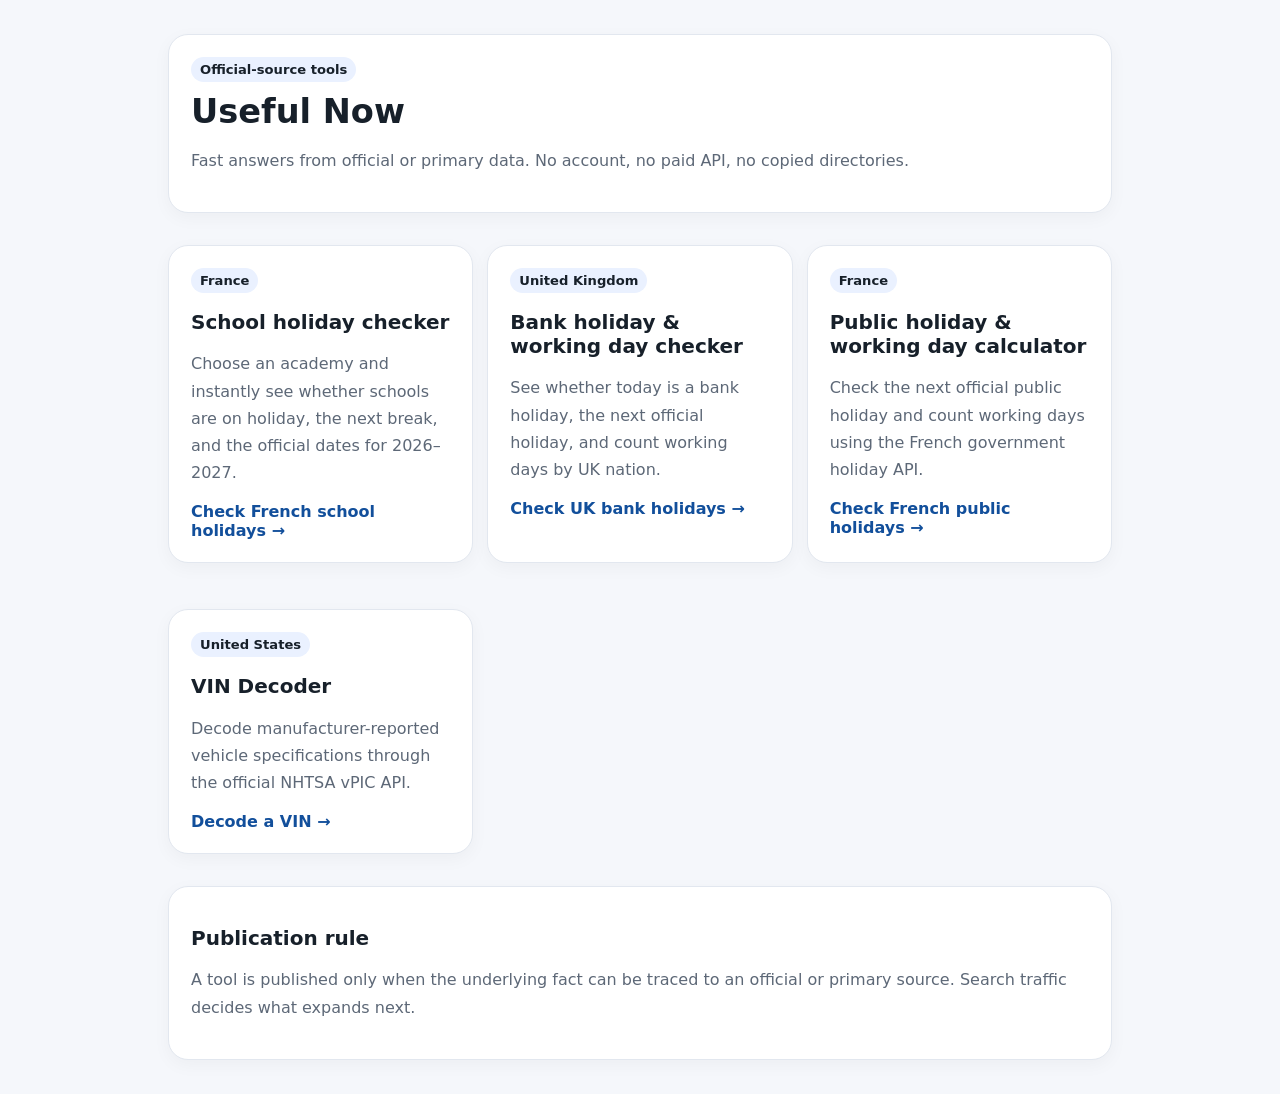
<file: ra04-plate-checker/site/useful-now/index.html>
<!doctype html>
<html lang="en">
<head>
<meta charset="utf-8"><meta name="viewport" content="width=device-width,initial-scale=1">
<meta name="robots" content="index,follow,max-image-preview:large">
<title>Useful Now — Fast tools backed by official data</title>
<meta name="description" content="Free practical tools that answer one question fast using official or primary data sources. No sign-up and no paid APIs.">
<link rel="canonical" href="https://india123445t-pixel.github.io/allobilalapp/ra04-plate-checker/site/useful-now/">
<style>
:root{font-family:system-ui,-apple-system,Segoe UI,Roboto,sans-serif;background:#f5f7fb;color:#17202a}*{box-sizing:border-box}body{margin:0}.wrap{max-width:980px;margin:auto;padding:18px}.hero,.card{background:#fff;border:1px solid #e2e7ef;border-radius:20px;padding:22px;margin:16px 0;box-shadow:0 5px 18px rgba(0,0,0,.04)}.grid{display:grid;grid-template-columns:repeat(auto-fit,minmax(270px,1fr));gap:14px}.pill{display:inline-block;padding:5px 9px;border-radius:999px;background:#eaf1ff;font-size:.82rem;font-weight:700}.card a{font-weight:800;color:#124f9b;text-decoration:none}.muted{color:#5d6877;line-height:1.7}h1{font-size:2.1rem;margin:.3em 0}h2{font-size:1.25rem}
</style>
<script type="application/ld+json">{"@context":"https://schema.org","@type":"CollectionPage","name":"Useful Now","description":"Free practical utilities backed by official or primary data sources.","inLanguage":["en","fr"]}</script>
</head>
<body><main class="wrap">
<section class="hero"><span class="pill">Official-source tools</span><h1>Useful Now</h1><p class="muted">Fast answers from official or primary data. No account, no paid API, no copied directories.</p></section>
<section class="grid">
<article class="card"><span class="pill">France</span><h2>School holiday checker</h2><p class="muted">Choose an academy and instantly see whether schools are on holiday, the next break, and the official dates for 2026–2027.</p><a href="./france-school-holidays/">Check French school holidays →</a></article>
<article class="card"><span class="pill">United Kingdom</span><h2>Bank holiday & working day checker</h2><p class="muted">See whether today is a bank holiday, the next official holiday, and count working days by UK nation.</p><a href="./uk-bank-holidays/">Check UK bank holidays →</a></article>
<article class="card"><span class="pill">France</span><h2>Public holiday & working day calculator</h2><p class="muted">Check the next official public holiday and count working days using the French government holiday API.</p><a href="./france-public-holidays/">Check French public holidays →</a></article>
<article class="card"><span class="pill">United States</span><h2>VIN Decoder</h2><p class="muted">Decode manufacturer-reported vehicle specifications through the official NHTSA vPIC API.</p><a href="./vin-decoder/">Decode a VIN →</a></article>
</section>
<section class="card"><h2>Publication rule</h2><p class="muted">A tool is published only when the underlying fact can be traced to an official or primary source. Search traffic decides what expands next.</p></section>
</main></body></html>
</file>
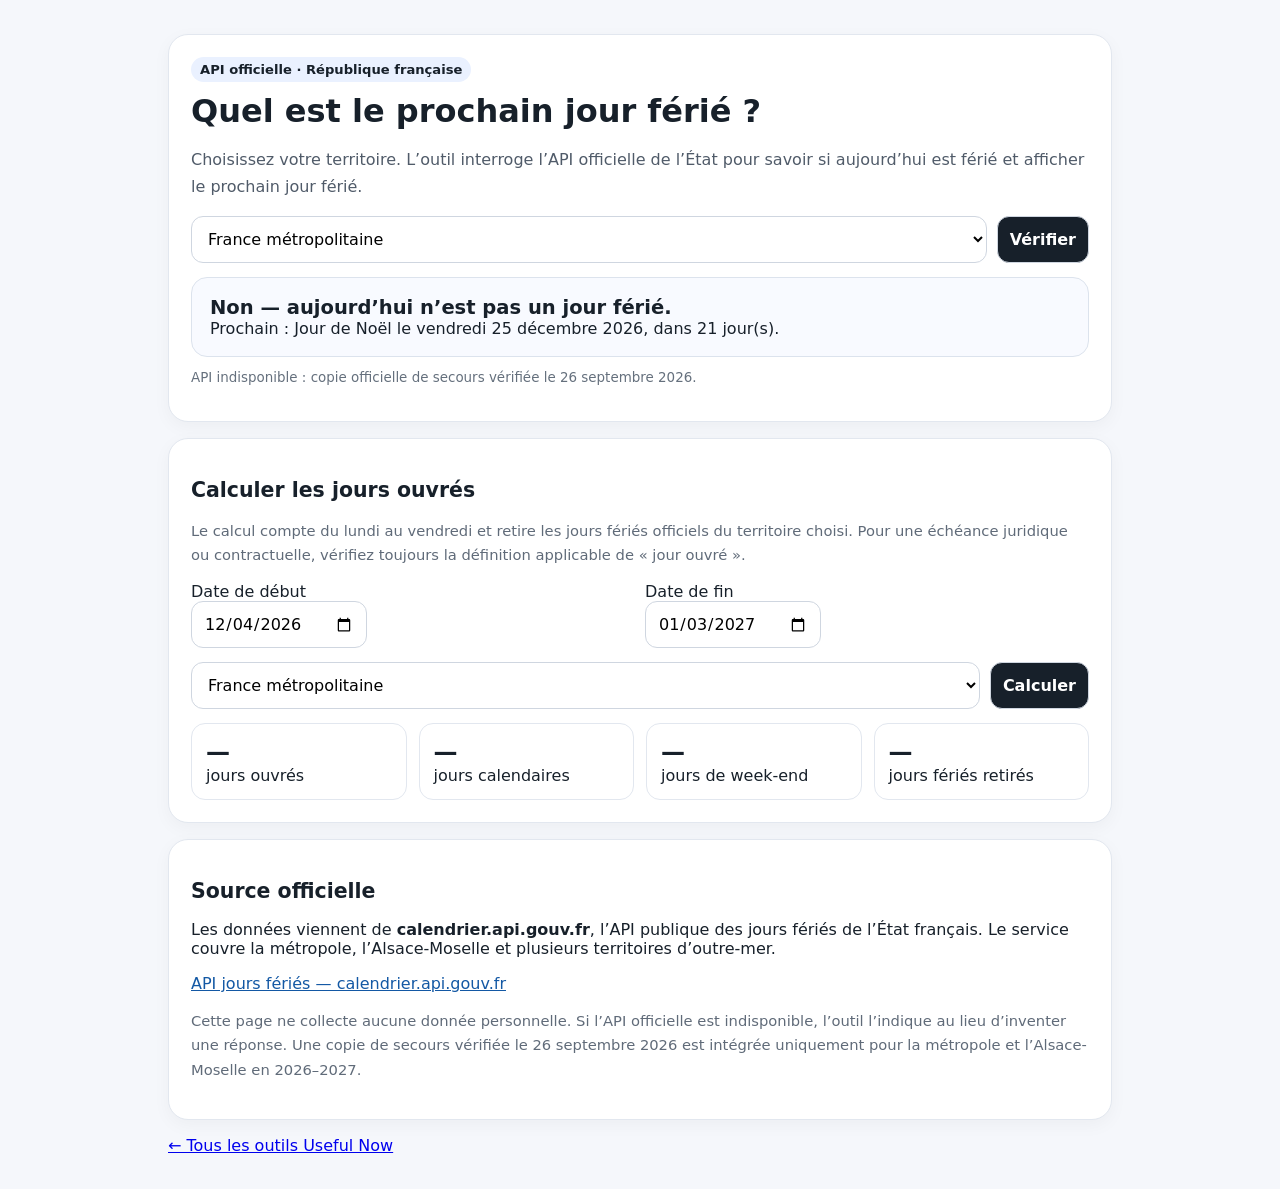
<file: ra04-plate-checker/site/useful-now/france-public-holidays/index.html>
<!doctype html>
<html lang="fr">
<head>
<meta charset="utf-8"><meta name="viewport" content="width=device-width,initial-scale=1">
<meta name="robots" content="index,follow,max-image-preview:large">
<title>Jours fériés France — prochain jour férié & calcul jours ouvrés</title>
<meta name="description" content="Vérifiez le prochain jour férié en France et calculez les jours ouvrés entre deux dates avec les données officielles de l’API gouvernementale. Métropole, Alsace-Moselle et outre-mer.">
<link rel="canonical" href="https://india123445t-pixel.github.io/allobilalapp/ra04-plate-checker/site/useful-now/france-public-holidays/">
<style>
:root{font-family:system-ui,-apple-system,Segoe UI,Roboto,sans-serif;background:#f5f7fb;color:#17202a}*{box-sizing:border-box}body{margin:0}.wrap{max-width:980px;margin:auto;padding:18px}.hero,.card{background:#fff;border:1px solid #e2e7ef;border-radius:20px;padding:22px;margin:16px 0;box-shadow:0 5px 18px rgba(0,0,0,.04)}h1{font-size:2rem;margin:.3em 0}h2{font-size:1.28rem}.lead{line-height:1.7;color:#505b69}.pill{display:inline-block;padding:5px 9px;border-radius:999px;background:#eaf1ff;font-size:.82rem;font-weight:750}.controls{display:grid;grid-template-columns:1fr auto;gap:10px;margin:14px 0}.two{display:grid;grid-template-columns:1fr 1fr;gap:10px}select,input,button{font:inherit;border:1px solid #cfd6e0;border-radius:12px;padding:12px;background:#fff}button{background:#17202a;color:#fff;font-weight:800;cursor:pointer}.answer{border:1px solid #dce3ed;border-radius:16px;padding:18px;background:#f8faff}.answer strong{font-size:1.22rem}.grid{display:grid;grid-template-columns:repeat(auto-fit,minmax(210px,1fr));gap:12px}.metric{border:1px solid #e2e7ef;border-radius:14px;padding:14px}.metric b{display:block;font-size:1.5rem}.muted{font-size:.92rem;color:#606b79;line-height:1.65}.source a{color:#1358a4}.error{color:#8d2525}.status{font-size:.84rem;color:#65707d}@media(max-width:600px){.controls,.two{grid-template-columns:1fr}.wrap{padding:12px}h1{font-size:1.55rem}}
</style>
<script type="application/ld+json">{"@context":"https://schema.org","@type":"WebApplication","name":"Jours fériés France & calcul jours ouvrés","applicationCategory":"UtilitiesApplication","operatingSystem":"Any","inLanguage":"fr","description":"Outil basé sur l’API officielle jours fériés de l’État français."}</script>
</head>
<body><main class="wrap">
<section class="hero">
<span class="pill">API officielle · République française</span>
<h1>Quel est le prochain jour férié ?</h1>
<p class="lead">Choisissez votre territoire. L’outil interroge l’API officielle de l’État pour savoir si aujourd’hui est férié et afficher le prochain jour férié.</p>
<div class="controls">
<select id="zone" aria-label="Territoire">
<option value="metropole">France métropolitaine</option>
<option value="alsace-moselle">Alsace-Moselle</option>
<option value="guadeloupe">Guadeloupe</option><option value="guyane">Guyane</option><option value="la-reunion">La Réunion</option><option value="martinique">Martinique</option><option value="mayotte">Mayotte</option><option value="nouvelle-caledonie">Nouvelle-Calédonie</option><option value="polynesie-francaise">Polynésie française</option><option value="saint-barthelemy">Saint-Barthélemy</option><option value="saint-martin">Saint-Martin</option><option value="saint-pierre-et-miquelon">Saint-Pierre-et-Miquelon</option><option value="wallis-et-futuna">Wallis-et-Futuna</option>
</select><button id="check">Vérifier</button>
</div>
<div id="answer" class="answer">Chargement des données officielles…</div>
<p id="status" class="status"></p>
</section>

<section class="card">
<h2>Calculer les jours ouvrés</h2>
<p class="muted">Le calcul compte du lundi au vendredi et retire les jours fériés officiels du territoire choisi. Pour une échéance juridique ou contractuelle, vérifiez toujours la définition applicable de « jour ouvré ».</p>
<div class="two"><label>Date de début<br><input id="start" type="date"></label><label>Date de fin<br><input id="end" type="date"></label></div>
<div class="controls"><select id="calcZone">
<option value="metropole">France métropolitaine</option><option value="alsace-moselle">Alsace-Moselle</option><option value="guadeloupe">Guadeloupe</option><option value="guyane">Guyane</option><option value="la-reunion">La Réunion</option><option value="martinique">Martinique</option><option value="mayotte">Mayotte</option><option value="nouvelle-caledonie">Nouvelle-Calédonie</option><option value="polynesie-francaise">Polynésie française</option><option value="saint-barthelemy">Saint-Barthélemy</option><option value="saint-martin">Saint-Martin</option><option value="saint-pierre-et-miquelon">Saint-Pierre-et-Miquelon</option><option value="wallis-et-futuna">Wallis-et-Futuna</option>
</select><button id="calc">Calculer</button></div>
<div class="grid">
<div class="metric"><b id="work">—</b><span>jours ouvrés</span></div>
<div class="metric"><b id="cal">—</b><span>jours calendaires</span></div>
<div class="metric"><b id="weekend">—</b><span>jours de week-end</span></div>
<div class="metric"><b id="hol">—</b><span>jours fériés retirés</span></div>
</div>
<div id="used" class="muted"></div>
</section>

<section class="card source">
<h2>Source officielle</h2>
<p>Les données viennent de <strong>calendrier.api.gouv.fr</strong>, l’API publique des jours fériés de l’État français. Le service couvre la métropole, l’Alsace-Moselle et plusieurs territoires d’outre-mer.</p>
<p><a href="https://calendrier.api.gouv.fr/" target="_blank" rel="noopener">API jours fériés — calendrier.api.gouv.fr</a></p>
<p class="muted">Cette page ne collecte aucune donnée personnelle. Si l’API officielle est indisponible, l’outil l’indique au lieu d’inventer une réponse. Une copie de secours vérifiée le 26 septembre 2026 est intégrée uniquement pour la métropole et l’Alsace-Moselle en 2026–2027.</p>
</section>
<p><a href="../">← Tous les outils Useful Now</a></p>
</main>
<script>
const FALLBACK={
metropole:{
2026:{"2026-01-01":"1er janvier","2026-04-06":"Lundi de Pâques","2026-05-01":"1er mai","2026-05-08":"8 mai","2026-05-14":"Ascension","2026-05-25":"Lundi de Pentecôte","2026-07-14":"14 juillet","2026-08-15":"Assomption","2026-11-01":"Toussaint","2026-11-11":"11 novembre","2026-12-25":"Jour de Noël"},
2027:{"2027-01-01":"1er janvier","2027-03-29":"Lundi de Pâques","2027-05-01":"1er mai","2027-05-06":"Ascension","2027-05-08":"8 mai","2027-05-17":"Lundi de Pentecôte","2027-07-14":"14 juillet","2027-08-15":"Assomption","2027-11-01":"Toussaint","2027-11-11":"11 novembre","2027-12-25":"Jour de Noël"}},
"alsace-moselle":{
2026:{"2026-01-01":"1er janvier","2026-04-03":"Vendredi saint","2026-04-06":"Lundi de Pâques","2026-05-01":"1er mai","2026-05-08":"8 mai","2026-05-14":"Ascension","2026-05-25":"Lundi de Pentecôte","2026-07-14":"14 juillet","2026-08-15":"Assomption","2026-11-01":"Toussaint","2026-11-11":"11 novembre","2026-12-25":"Jour de Noël","2026-12-26":"2ème jour de Noël"},
2027:{"2027-01-01":"1er janvier","2027-03-26":"Vendredi saint","2027-03-29":"Lundi de Pâques","2027-05-01":"1er mai","2027-05-06":"Ascension","2027-05-08":"8 mai","2027-05-17":"Lundi de Pentecôte","2027-07-14":"14 juillet","2027-08-15":"Assomption","2027-11-01":"Toussaint","2027-11-11":"11 novembre","2027-12-25":"Jour de Noël","2027-12-26":"2ème jour de Noël"}}};
const cache={};
const dayNum=s=>{const [y,m,d]=s.split('-').map(Number);return Date.UTC(y,m-1,d)/86400000};
const dateFromKey=s=>{const [y,m,d]=s.split('-').map(Number);return new Date(Date.UTC(y,m-1,d))};
const keyFromUTC=d=>d.getUTCFullYear()+'-'+String(d.getUTCMonth()+1).padStart(2,'0')+'-'+String(d.getUTCDate()).padStart(2,'0');
const todayParis=()=>{const p=Object.fromEntries(new Intl.DateTimeFormat('fr-FR',{timeZone:'Europe/Paris',year:'numeric',month:'2-digit',day:'2-digit'}).formatToParts(new Date()).filter(x=>x.type!=='literal').map(x=>[x.type,x.value]));return p.year+'-'+p.month+'-'+p.day};
const fmt=s=>new Intl.DateTimeFormat('fr-FR',{timeZone:'UTC',weekday:'long',day:'numeric',month:'long',year:'numeric'}).format(dateFromKey(s));
const addDays=(s,n)=>{const d=dateFromKey(s);d.setUTCDate(d.getUTCDate()+n);return keyFromUTC(d)};
async function load(zone,year){
 const key=zone+'|'+year;if(cache[key])return cache[key];
 try{
  const r=await fetch('https://calendrier.api.gouv.fr/jours-feries/'+zone+'/'+year+'.json',{headers:{Accept:'application/json'}});
  if(!r.ok)throw new Error('HTTP '+r.status);const j=await r.json();cache[key]={data:j,live:true};return cache[key];
 }catch(e){
  const fb=FALLBACK[zone]&&FALLBACK[zone][year];if(fb){cache[key]={data:fb,live:false};return cache[key]}
  throw e;
 }
}
async function check(){
 const zone=document.getElementById('zone').value, today=todayParis(), y=+today.slice(0,4), box=document.getElementById('answer'), st=document.getElementById('status');
 box.textContent='Chargement…';st.textContent='';
 try{
   const current=await load(zone,y);let all={...current.data};
   if(!Object.keys(all).some(k=>k>today)){try{const n=await load(zone,y+1);all={...all,...n.data}}catch(e){}}
   const keys=Object.keys(all).sort(), nowName=all[today], next=keys.find(k=>k>today);
   if(nowName)box.innerHTML='<strong>Oui — aujourd’hui est férié : '+nowName+'.</strong><br>'+fmt(today)+'.';
   else if(next)box.innerHTML='<strong>Non — aujourd’hui n’est pas un jour férié.</strong><br>Prochain : '+all[next]+' le '+fmt(next)+', dans '+(dayNum(next)-dayNum(today))+' jour(s).';
   else box.innerHTML='<strong>Aucun prochain jour férié disponible dans les données chargées.</strong>';
   st.textContent=current.live?'Données chargées en direct depuis l’API officielle.':'API indisponible : copie officielle de secours vérifiée le 26 septembre 2026.';
 }catch(e){box.innerHTML='<span class="error"><strong>Source officielle indisponible.</strong> Impossible de donner une réponse fiable pour ce territoire maintenant.</span>';st.textContent='Aucune estimation non officielle n’est utilisée.'}
}
async function calculate(){
 let a=document.getElementById('start').value,b=document.getElementById('end').value;const zone=document.getElementById('calcZone').value;
 if(!a||!b)return;if(a>b)[a,b]=[b,a];
 const y1=+a.slice(0,4),y2=+b.slice(0,4);if(y2-y1>3){document.getElementById('used').innerHTML='<span class="error">Choisissez une période de 4 ans maximum.</span>';return}
 try{
  let holidays={};for(let y=y1;y<=y2;y++){const x=await load(zone,y);holidays={...holidays,...x.data}}
  let cal=0,we=0,hol=0,work=0,used=[];
  for(let n=dayNum(a);n<=dayNum(b);n++){cal++;const d=new Date(n*86400000),key=keyFromUTC(d),dow=d.getUTCDay();if(dow===0||dow===6){we++;continue}if(holidays[key]){hol++;used.push(holidays[key]+' — '+fmt(key));continue}work++}
  document.getElementById('work').textContent=work;document.getElementById('cal').textContent=cal;document.getElementById('weekend').textContent=we;document.getElementById('hol').textContent=hol;
  document.getElementById('used').innerHTML=used.length?'<p><strong>Jours fériés retirés :</strong><br>'+used.join('<br>')+'</p>':'<p>Aucun jour férié en semaine dans cette période.</p>';
 }catch(e){document.getElementById('used').innerHTML='<span class="error">La source officielle est indisponible et aucune copie de secours n’existe pour ce territoire ou cette année.</span>'}
}
document.getElementById('check').onclick=check;document.getElementById('zone').onchange=check;document.getElementById('calc').onclick=calculate;
const t=todayParis();document.getElementById('start').value=t;document.getElementById('end').value=addDays(t,30);check();
</script>
</body></html>
</file>
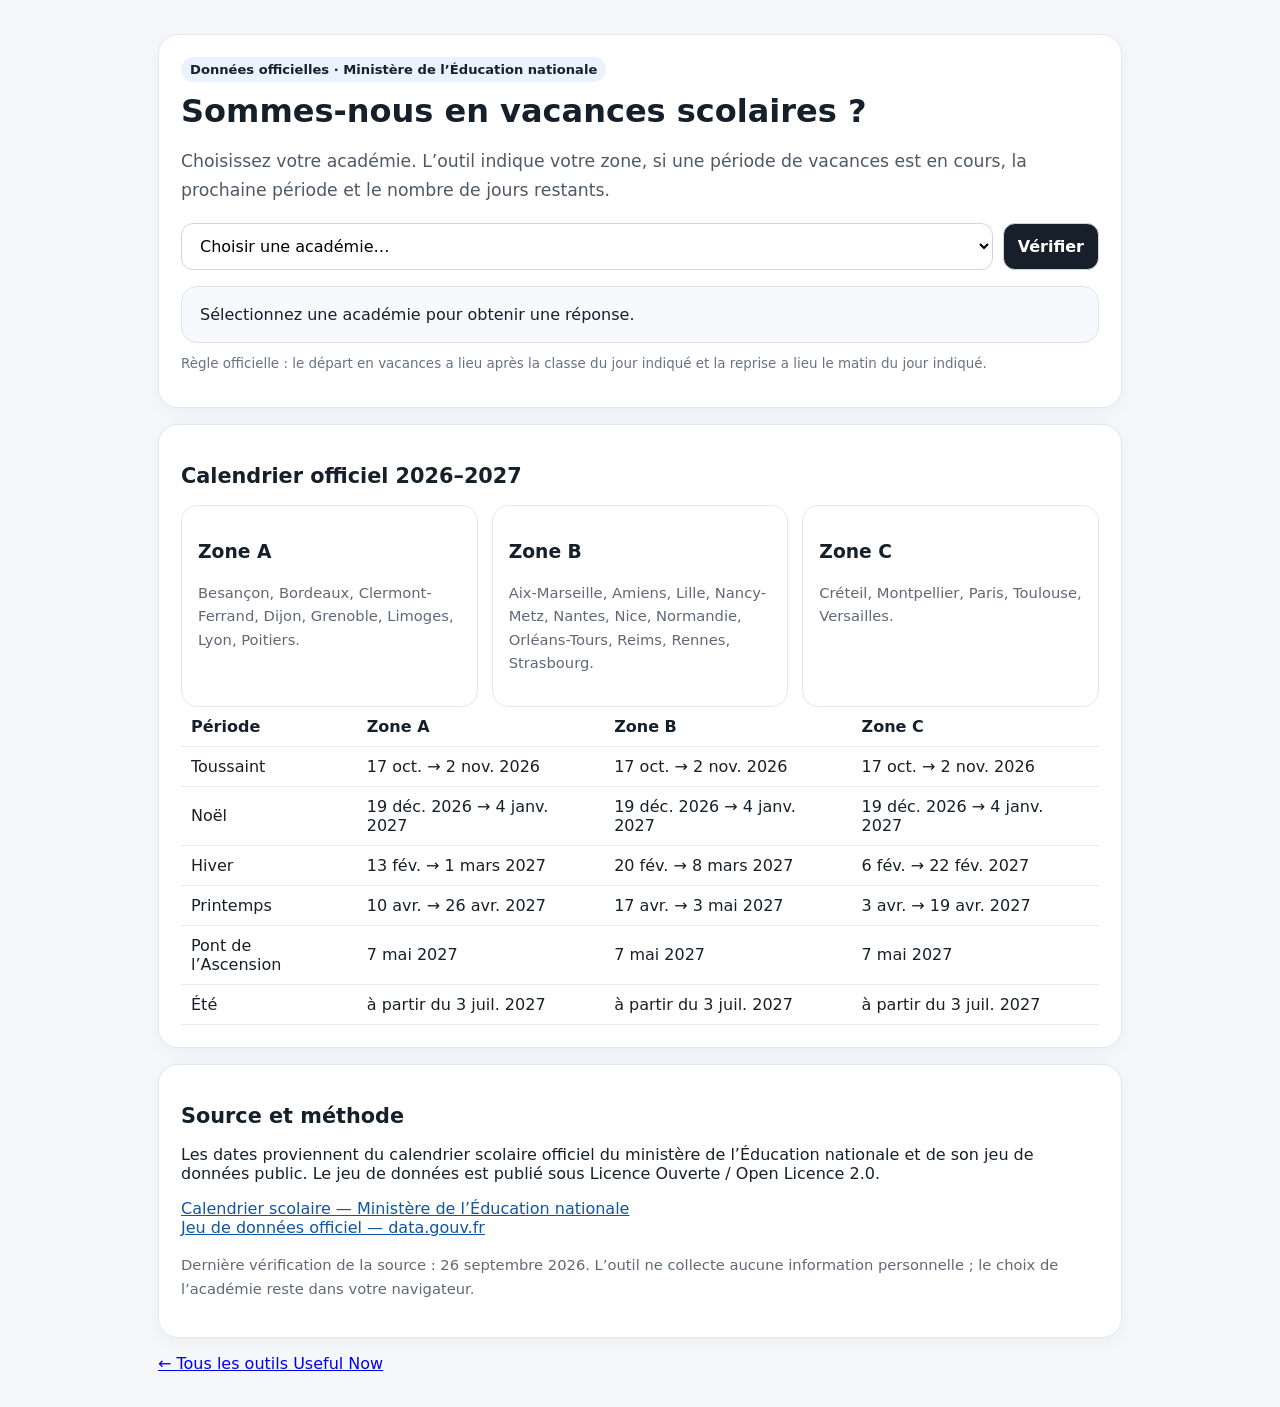
<file: ra04-plate-checker/site/useful-now/france-school-holidays/index.html>
<!doctype html>
<html lang="fr">
<head>
<meta charset="utf-8">
<meta name="viewport" content="width=device-width,initial-scale=1">
<meta name="robots" content="index,follow,max-image-preview:large">
<title>Vacances scolaires 2026–2027 par académie — suis-je en vacances ?</title>
<meta name="description" content="Choisissez votre académie et voyez immédiatement si vous êtes en vacances scolaires, la prochaine période et les dates officielles 2026–2027 des zones A, B et C.">
<link rel="canonical" href="https://india123445t-pixel.github.io/allobilalapp/ra04-plate-checker/site/useful-now/france-school-holidays/">
<style>
:root{font-family:system-ui,-apple-system,Segoe UI,Roboto,sans-serif;background:#f5f7fb;color:#16202a}*{box-sizing:border-box}body{margin:0}.wrap{max-width:1000px;margin:auto;padding:18px}.hero,.card{background:#fff;border:1px solid #e2e7ef;border-radius:20px;padding:22px;margin:16px 0;box-shadow:0 5px 18px rgba(0,0,0,.04)}h1{font-size:2rem;margin:.3em 0}h2{font-size:1.3rem}.lead{font-size:1.08rem;line-height:1.7;color:#4e5968}.pill{display:inline-block;padding:5px 9px;border-radius:999px;background:#eaf1ff;font-size:.82rem;font-weight:700}.controls{display:grid;grid-template-columns:1fr auto;gap:10px;margin:16px 0}select,button{font:inherit;border-radius:12px;padding:12px 14px;border:1px solid #cfd6e0;background:#fff}button{background:#17202a;color:#fff;font-weight:800;cursor:pointer}.answer{border-radius:16px;padding:18px;background:#f7f9fc;border:1px solid #dfe5ee}.answer strong{font-size:1.25rem}.ok{border-color:#b9dfc8;background:#f2fbf5}.soon{border-color:#c9d9f7;background:#f5f8ff}.grid{display:grid;grid-template-columns:repeat(auto-fit,minmax(260px,1fr));gap:14px}.zone{border:1px solid #e3e8ef;border-radius:16px;padding:16px}.zone ul{padding-left:20px}.dates{width:100%;border-collapse:collapse}.dates th,.dates td{text-align:left;padding:10px;border-bottom:1px solid #e7ebf0}.muted{color:#5f6977;font-size:.92rem;line-height:1.6}.source a{color:#1155a3}.tiny{font-size:.84rem;color:#687382}@media(max-width:600px){.controls{grid-template-columns:1fr}h1{font-size:1.55rem}.wrap{padding:12px}.dates{font-size:.9rem}}
</style>
<script type="application/ld+json">
{"@context":"https://schema.org","@type":"WebApplication","name":"Vacances scolaires France — checker 2026–2027","applicationCategory":"UtilitiesApplication","operatingSystem":"Any","inLanguage":"fr","description":"Outil pour vérifier les vacances scolaires françaises par académie à partir du calendrier officiel du ministère de l’Éducation nationale."}
</script>
</head>
<body>
<main class="wrap">
<section class="hero">
<span class="pill">Données officielles · Ministère de l’Éducation nationale</span>
<h1>Sommes-nous en vacances scolaires ?</h1>
<p class="lead">Choisissez votre académie. L’outil indique votre zone, si une période de vacances est en cours, la prochaine période et le nombre de jours restants.</p>
<div class="controls">
<select id="academy" aria-label="Choisir une académie">
<option value="">Choisir une académie…</option>
<optgroup label="Zone A">
<option>Besançon</option><option>Bordeaux</option><option>Clermont-Ferrand</option><option>Dijon</option><option>Grenoble</option><option>Limoges</option><option>Lyon</option><option>Poitiers</option>
</optgroup>
<optgroup label="Zone B">
<option>Aix-Marseille</option><option>Amiens</option><option>Lille</option><option>Nancy-Metz</option><option>Nantes</option><option>Nice</option><option>Normandie</option><option>Orléans-Tours</option><option>Reims</option><option>Rennes</option><option>Strasbourg</option>
</optgroup>
<optgroup label="Zone C">
<option>Créteil</option><option>Montpellier</option><option>Paris</option><option>Toulouse</option><option>Versailles</option>
</optgroup>
</select>
<button id="check">Vérifier</button>
</div>
<div id="answer" class="answer" aria-live="polite">Sélectionnez une académie pour obtenir une réponse.</div>
<p class="tiny">Règle officielle : le départ en vacances a lieu après la classe du jour indiqué et la reprise a lieu le matin du jour indiqué.</p>
</section>

<section class="card">
<h2>Calendrier officiel 2026–2027</h2>
<div class="grid">
<div class="zone"><h3>Zone A</h3><p class="muted">Besançon, Bordeaux, Clermont-Ferrand, Dijon, Grenoble, Limoges, Lyon, Poitiers.</p></div>
<div class="zone"><h3>Zone B</h3><p class="muted">Aix-Marseille, Amiens, Lille, Nancy-Metz, Nantes, Nice, Normandie, Orléans-Tours, Reims, Rennes, Strasbourg.</p></div>
<div class="zone"><h3>Zone C</h3><p class="muted">Créteil, Montpellier, Paris, Toulouse, Versailles.</p></div>
</div>
<table class="dates">
<thead><tr><th>Période</th><th>Zone A</th><th>Zone B</th><th>Zone C</th></tr></thead>
<tbody>
<tr><td>Toussaint</td><td>17 oct. → 2 nov. 2026</td><td>17 oct. → 2 nov. 2026</td><td>17 oct. → 2 nov. 2026</td></tr>
<tr><td>Noël</td><td>19 déc. 2026 → 4 janv. 2027</td><td>19 déc. 2026 → 4 janv. 2027</td><td>19 déc. 2026 → 4 janv. 2027</td></tr>
<tr><td>Hiver</td><td>13 fév. → 1 mars 2027</td><td>20 fév. → 8 mars 2027</td><td>6 fév. → 22 fév. 2027</td></tr>
<tr><td>Printemps</td><td>10 avr. → 26 avr. 2027</td><td>17 avr. → 3 mai 2027</td><td>3 avr. → 19 avr. 2027</td></tr>
<tr><td>Pont de l’Ascension</td><td>7 mai 2027</td><td>7 mai 2027</td><td>7 mai 2027</td></tr>
<tr><td>Été</td><td>à partir du 3 juil. 2027</td><td>à partir du 3 juil. 2027</td><td>à partir du 3 juil. 2027</td></tr>
</tbody>
</table>
</section>

<section class="card source">
<h2>Source et méthode</h2>
<p>Les dates proviennent du calendrier scolaire officiel du ministère de l’Éducation nationale et de son jeu de données public. Le jeu de données est publié sous Licence Ouverte / Open Licence 2.0.</p>
<p><a href="https://www.education.gouv.fr/calendrier-scolaire-toutes-les-dates-des-cours-et-des-vacances-100148" target="_blank" rel="noopener">Calendrier scolaire — Ministère de l’Éducation nationale</a><br>
<a href="https://www.data.gouv.fr/datasets/le-calendrier-scolaire" target="_blank" rel="noopener">Jeu de données officiel — data.gouv.fr</a></p>
<p class="muted">Dernière vérification de la source : 26 septembre 2026. L’outil ne collecte aucune information personnelle ; le choix de l’académie reste dans votre navigateur.</p>
</section>
<p><a href="../">← Tous les outils Useful Now</a></p>
</main>
<script>
const zoneByAcademy={
"Besançon":"A","Bordeaux":"A","Clermont-Ferrand":"A","Dijon":"A","Grenoble":"A","Limoges":"A","Lyon":"A","Poitiers":"A",
"Aix-Marseille":"B","Amiens":"B","Lille":"B","Nancy-Metz":"B","Nantes":"B","Nice":"B","Normandie":"B","Orléans-Tours":"B","Reims":"B","Rennes":"B","Strasbourg":"B",
"Créteil":"C","Montpellier":"C","Paris":"C","Toulouse":"C","Versailles":"C"};
const H={
A:[
["Vacances de la Toussaint","2026-10-17","2026-11-02"],
["Vacances de Noël","2026-12-19","2027-01-04"],
["Vacances d’hiver","2027-02-13","2027-03-01"],
["Vacances de printemps","2027-04-10","2027-04-26"],
["Pont de l’Ascension","2027-05-07","2027-05-08"],
["Vacances d’été","2027-07-03","2027-09-02"]],
B:[
["Vacances de la Toussaint","2026-10-17","2026-11-02"],
["Vacances de Noël","2026-12-19","2027-01-04"],
["Vacances d’hiver","2027-02-20","2027-03-08"],
["Vacances de printemps","2027-04-17","2027-05-03"],
["Pont de l’Ascension","2027-05-07","2027-05-08"],
["Vacances d’été","2027-07-03","2027-09-02"]],
C:[
["Vacances de la Toussaint","2026-10-17","2026-11-02"],
["Vacances de Noël","2026-12-19","2027-01-04"],
["Vacances d’hiver","2027-02-06","2027-02-22"],
["Vacances de printemps","2027-04-03","2027-04-19"],
["Pont de l’Ascension","2027-05-07","2027-05-08"],
["Vacances d’été","2027-07-03","2027-09-02"]]};
const academy=document.getElementById('academy'), answer=document.getElementById('answer');
const dayNum=s=>{const [y,m,d]=s.split('-').map(Number);return Date.UTC(y,m-1,d)/86400000};
const parisToday=()=>{const p=Object.fromEntries(new Intl.DateTimeFormat('fr-FR',{timeZone:'Europe/Paris',year:'numeric',month:'2-digit',day:'2-digit'}).formatToParts(new Date()).filter(x=>x.type!=='literal').map(x=>[x.type,x.value]));return p.year+'-'+p.month+'-'+p.day};
const fmt=s=>{const [y,m,d]=s.split('-').map(Number);return new Intl.DateTimeFormat('fr-FR',{timeZone:'UTC',dateStyle:'long'}).format(new Date(Date.UTC(y,m-1,d)))};
function render(){
 const a=academy.value;if(!a){answer.className='answer';answer.textContent='Sélectionnez une académie.';return}
 const z=zoneByAcademy[a], today=parisToday();
 const list=H[z]; const current=list.find(x=>today>=x[1]&&today<x[2]);
 const next=list.find(x=>x[1]>today);
 const p=new URLSearchParams(location.search);p.set('academy',a);history.replaceState(null,'','?'+p.toString());
 if(current){
   answer.className='answer ok';
   answer.innerHTML='<strong>Oui — '+a+' (zone '+z+') est en '+current[0].toLowerCase()+'.</strong><br>Reprise : '+fmt(current[2])+'. Il reste environ '+Math.max(0,dayNum(current[2])-dayNum(today))+' jour(s) avant la reprise.';
 } else if(next){
   answer.className='answer soon';
   answer.innerHTML='<strong>Non — '+a+' est en zone '+z+'.</strong><br>Prochaine période : '+next[0]+' à partir du '+fmt(next[1])+', soit dans '+Math.max(0,dayNum(next[1])-dayNum(today))+' jour(s).';
 } else {
   answer.className='answer';answer.innerHTML='<strong>'+a+' — zone '+z+'</strong><br>Le calendrier intégré 2026–2027 est terminé. Consultez la source officielle pour l’année suivante.';
 }
}
document.getElementById('check').addEventListener('click',render);
academy.addEventListener('change',render);
const initial=new URLSearchParams(location.search).get('academy');if(initial&&zoneByAcademy[initial]){academy.value=initial;render()}
</script>
</body>
</html>
</file>
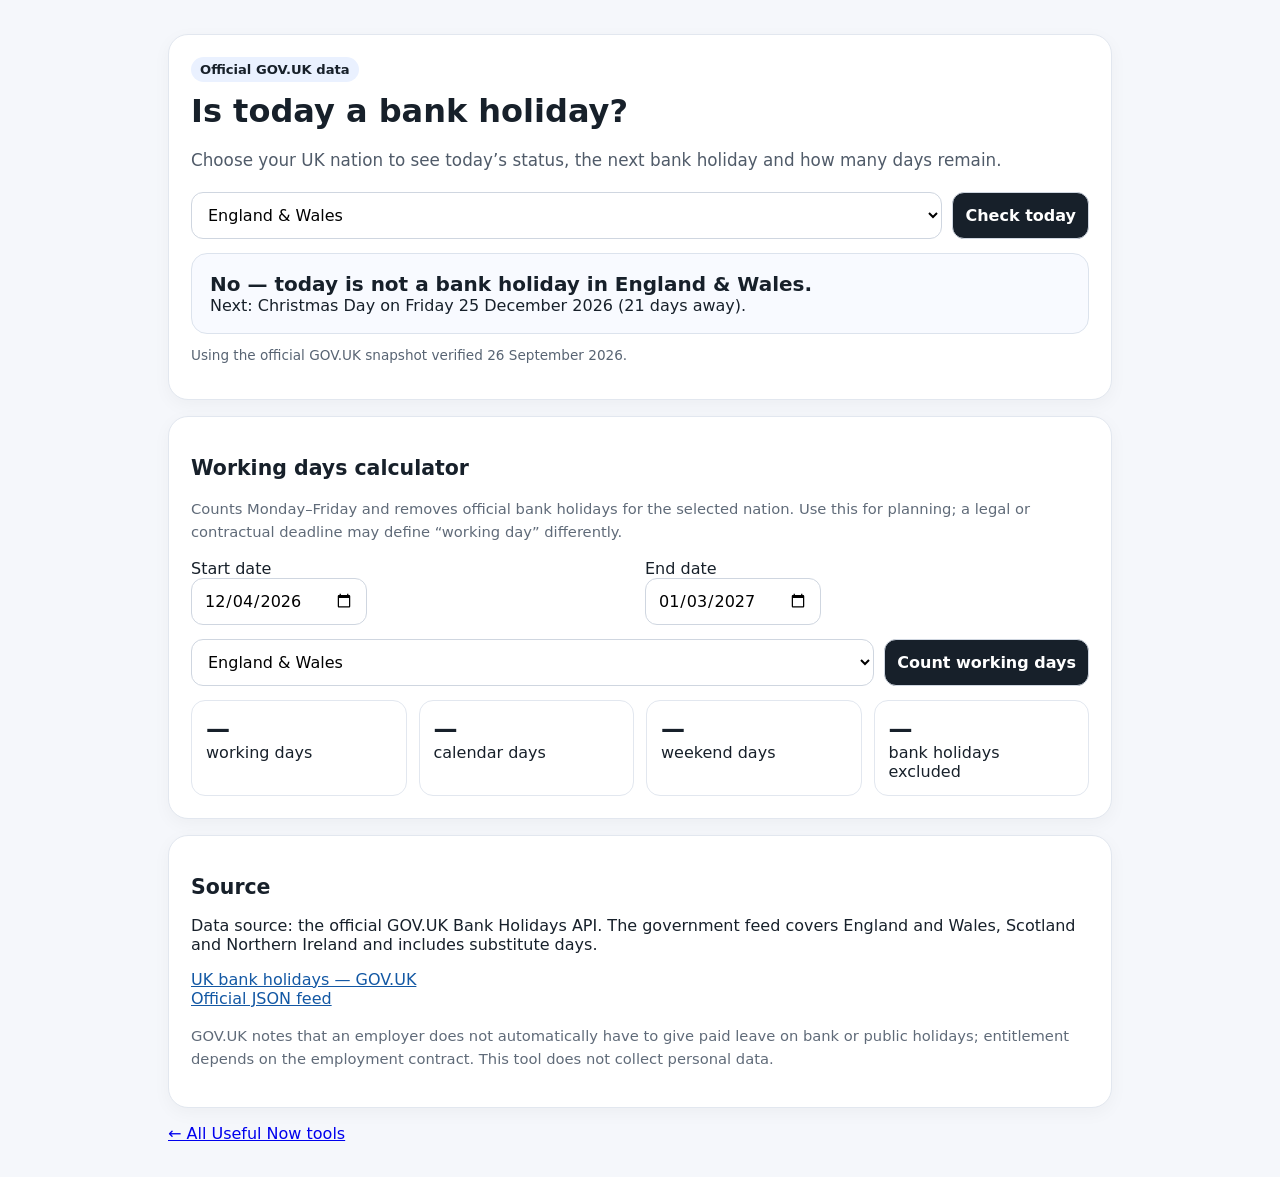
<file: ra04-plate-checker/site/useful-now/uk-bank-holidays/index.html>
<!doctype html>
<html lang="en">
<head>
<meta charset="utf-8"><meta name="viewport" content="width=device-width,initial-scale=1">
<meta name="robots" content="index,follow,max-image-preview:large">
<title>UK Bank Holiday Checker & Working Days Calculator 2026–2028</title>
<meta name="description" content="Check if today is a UK bank holiday, find the next official holiday, and count working days between two dates for England & Wales, Scotland or Northern Ireland using GOV.UK data.">
<link rel="canonical" href="https://india123445t-pixel.github.io/allobilalapp/ra04-plate-checker/site/useful-now/uk-bank-holidays/">
<style>
:root{font-family:system-ui,-apple-system,Segoe UI,Roboto,sans-serif;background:#f5f7fb;color:#17202a}*{box-sizing:border-box}body{margin:0}.wrap{max-width:980px;margin:auto;padding:18px}.hero,.card{background:#fff;border:1px solid #e2e7ef;border-radius:20px;padding:22px;margin:16px 0;box-shadow:0 5px 18px rgba(0,0,0,.04)}h1{font-size:2rem;margin:.3em 0}h2{font-size:1.28rem}.lead{font-size:1.05rem;line-height:1.7;color:#505b69}.pill{display:inline-block;padding:5px 9px;border-radius:999px;background:#eaf1ff;font-size:.82rem;font-weight:750}.controls{display:grid;grid-template-columns:1fr auto;gap:10px;margin:14px 0}select,input,button{font:inherit;border:1px solid #cfd6e0;border-radius:12px;padding:12px;background:#fff}button{background:#17202a;color:#fff;font-weight:800;cursor:pointer}.answer{border:1px solid #dce3ed;border-radius:16px;padding:18px;background:#f8faff}.answer strong{font-size:1.25rem}.grid{display:grid;grid-template-columns:repeat(auto-fit,minmax(210px,1fr));gap:12px}.metric{border:1px solid #e2e7ef;border-radius:14px;padding:14px}.metric b{font-size:1.5rem;display:block}.muted{color:#606b79;font-size:.92rem;line-height:1.6}.source a{color:#1358a4}.status{font-size:.85rem;color:#586473}.two{display:grid;grid-template-columns:1fr 1fr;gap:10px}@media(max-width:600px){.controls,.two{grid-template-columns:1fr}.wrap{padding:12px}h1{font-size:1.55rem}}
</style>
<script type="application/ld+json">{"@context":"https://schema.org","@type":"WebApplication","name":"UK Bank Holiday Checker & Working Days Calculator","applicationCategory":"UtilitiesApplication","operatingSystem":"Any","inLanguage":"en","description":"Checks official UK bank holidays and calculates working days for England and Wales, Scotland and Northern Ireland."}</script>
</head>
<body><main class="wrap">
<section class="hero">
<span class="pill">Official GOV.UK data</span>
<h1>Is today a bank holiday?</h1>
<p class="lead">Choose your UK nation to see today’s status, the next bank holiday and how many days remain.</p>
<div class="controls"><select id="region">
<option value="england-and-wales">England & Wales</option>
<option value="scotland">Scotland</option>
<option value="northern-ireland">Northern Ireland</option>
</select><button id="checkToday">Check today</button></div>
<div id="todayAnswer" class="answer" aria-live="polite">Loading official bank holiday data…</div>
<p id="feedStatus" class="status"></p>
</section>

<section class="card">
<h2>Working days calculator</h2>
<p class="muted">Counts Monday–Friday and removes official bank holidays for the selected nation. Use this for planning; a legal or contractual deadline may define “working day” differently.</p>
<div class="two"><label>Start date<br><input id="start" type="date"></label><label>End date<br><input id="end" type="date"></label></div>
<div class="controls"><select id="calcRegion">
<option value="england-and-wales">England & Wales</option><option value="scotland">Scotland</option><option value="northern-ireland">Northern Ireland</option>
</select><button id="calc">Count working days</button></div>
<div class="grid">
<div class="metric"><b id="working">—</b><span>working days</span></div>
<div class="metric"><b id="calendar">—</b><span>calendar days</span></div>
<div class="metric"><b id="weekend">—</b><span>weekend days</span></div>
<div class="metric"><b id="holidays">—</b><span>bank holidays excluded</span></div>
</div>
<div id="holidayList" class="muted"></div>
</section>

<section class="card source">
<h2>Source</h2>
<p>Data source: the official GOV.UK Bank Holidays API. The government feed covers England and Wales, Scotland and Northern Ireland and includes substitute days.</p>
<p><a href="https://www.gov.uk/bank-holidays" target="_blank" rel="noopener">UK bank holidays — GOV.UK</a><br>
<a href="https://www.gov.uk/bank-holidays.json" target="_blank" rel="noopener">Official JSON feed</a></p>
<p class="muted">GOV.UK notes that an employer does not automatically have to give paid leave on bank or public holidays; entitlement depends on the employment contract. This tool does not collect personal data.</p>
</section>
<p><a href="../">← All Useful Now tools</a></p>
</main>
<script>
const SNAP={
"england-and-wales":[
["New Year’s Day","2026-01-01"],["Good Friday","2026-04-03"],["Easter Monday","2026-04-06"],["Early May bank holiday","2026-05-04"],["Spring bank holiday","2026-05-25"],["Summer bank holiday","2026-08-31"],["Christmas Day","2026-12-25"],["Boxing Day","2026-12-28"],
["New Year’s Day","2027-01-01"],["Good Friday","2027-03-26"],["Easter Monday","2027-03-29"],["Early May bank holiday","2027-05-03"],["Spring bank holiday","2027-05-31"],["Summer bank holiday","2027-08-30"],["Christmas Day","2027-12-27"],["Boxing Day","2027-12-28"],
["New Year’s Day","2028-01-03"],["Good Friday","2028-04-14"],["Easter Monday","2028-04-17"],["Early May bank holiday","2028-05-01"],["Spring bank holiday","2028-05-29"],["Summer bank holiday","2028-08-28"],["Christmas Day","2028-12-25"],["Boxing Day","2028-12-26"]],
"scotland":[
["New Year’s Day","2026-01-01"],["2nd January","2026-01-02"],["Good Friday","2026-04-03"],["Early May bank holiday","2026-05-04"],["Spring bank holiday","2026-05-25"],["World Cup bank holiday","2026-06-15"],["Summer bank holiday","2026-08-03"],["St Andrew’s Day","2026-11-30"],["Christmas Day","2026-12-25"],["Boxing Day","2026-12-28"],
["New Year’s Day","2027-01-01"],["2nd January","2027-01-04"],["Good Friday","2027-03-26"],["Early May bank holiday","2027-05-03"],["Spring bank holiday","2027-05-31"],["Summer bank holiday","2027-08-02"],["St Andrew’s Day","2027-11-30"],["Christmas Day","2027-12-27"],["Boxing Day","2027-12-28"],
["New Year’s Day","2028-01-03"],["2nd January","2028-01-04"],["Good Friday","2028-04-14"],["Early May bank holiday","2028-05-01"],["Spring bank holiday","2028-05-29"],["Summer bank holiday","2028-08-07"],["St Andrew’s Day","2028-11-30"],["Christmas Day","2028-12-25"],["Boxing Day","2028-12-26"]],
"northern-ireland":[
["New Year’s Day","2026-01-01"],["St Patrick’s Day","2026-03-17"],["Good Friday","2026-04-03"],["Easter Monday","2026-04-06"],["Early May bank holiday","2026-05-04"],["Spring bank holiday","2026-05-25"],["Battle of the Boyne (Orangemen’s Day)","2026-07-13"],["Summer bank holiday","2026-08-31"],["Christmas Day","2026-12-25"],["Boxing Day","2026-12-28"],
["New Year’s Day","2027-01-01"],["St Patrick’s Day","2027-03-17"],["Good Friday","2027-03-26"],["Easter Monday","2027-03-29"],["Early May bank holiday","2027-05-03"],["Spring bank holiday","2027-05-31"],["Battle of the Boyne (Orangemen’s Day)","2027-07-12"],["Summer bank holiday","2027-08-30"],["Christmas Day","2027-12-27"],["Boxing Day","2027-12-28"],
["New Year’s Day","2028-01-03"],["St Patrick’s Day","2028-03-17"],["Good Friday","2028-04-14"],["Easter Monday","2028-04-17"],["Early May bank holiday","2028-05-01"],["Spring bank holiday","2028-05-29"],["Battle of the Boyne (Orangemen’s Day)","2028-07-12"],["Summer bank holiday","2028-08-28"],["Christmas Day","2028-12-25"],["Boxing Day","2028-12-26"]]};
let data=JSON.parse(JSON.stringify(SNAP));
const dayNum=s=>{const [y,m,d]=s.split('-').map(Number);return Date.UTC(y,m-1,d)/86400000};
const keyFromUTC=d=>d.getUTCFullYear()+'-'+String(d.getUTCMonth()+1).padStart(2,'0')+'-'+String(d.getUTCDate()).padStart(2,'0');
const dateFromKey=s=>{const [y,m,d]=s.split('-').map(Number);return new Date(Date.UTC(y,m-1,d))};
const londonToday=()=>{const p=Object.fromEntries(new Intl.DateTimeFormat('en-GB',{timeZone:'Europe/London',year:'numeric',month:'2-digit',day:'2-digit'}).formatToParts(new Date()).filter(x=>x.type!=='literal').map(x=>[x.type,x.value]));return p.year+'-'+p.month+'-'+p.day};
const addDays=(s,n)=>{const d=dateFromKey(s);d.setUTCDate(d.getUTCDate()+n);return keyFromUTC(d)};
const fmt=s=>new Intl.DateTimeFormat('en-GB',{timeZone:'UTC',weekday:'long',day:'numeric',month:'long',year:'numeric'}).format(dateFromKey(s));
function regionName(k){return k==='england-and-wales'?'England & Wales':k==='scotland'?'Scotland':'Northern Ireland'}
function renderToday(){
 const k=document.getElementById('region').value, s=londonToday(), arr=data[k]||[];
 const cur=arr.find(x=>x[1]===s), next=arr.find(x=>x[1]>s), box=document.getElementById('todayAnswer');
 if(cur){box.innerHTML='<strong>Yes — today is '+cur[0]+'.</strong><br>'+regionName(k)+' · '+fmt(s);}
 else if(next){const days=dayNum(next[1])-dayNum(s);box.innerHTML='<strong>No — today is not a bank holiday in '+regionName(k)+'.</strong><br>Next: '+next[0]+' on '+fmt(next[1])+' ('+days+' day'+(days===1?'':'s')+' away).';}
 else box.innerHTML='<strong>No future date is available in the current feed snapshot.</strong>';
}
function calculate(){
 const a=document.getElementById('start').value,b=document.getElementById('end').value,k=document.getElementById('calcRegion').value;
 if(!a||!b)return;let s=a,e=b;if(s>e)[s,e]=[e,s];
 const set=new Map((data[k]||[]).map(x=>[x[1],x[0]]));let cal=0,we=0,bh=0,work=0,used=[];
 for(let n=dayNum(s);n<=dayNum(e);n++){cal++;const d=new Date(n*86400000),key=keyFromUTC(d),day=d.getUTCDay();if(day===0||day===6){we++;continue}if(set.has(key)){bh++;used.push(set.get(key)+' — '+fmt(key));continue}work++}
 document.getElementById('working').textContent=work;document.getElementById('calendar').textContent=cal;document.getElementById('weekend').textContent=we;document.getElementById('holidays').textContent=bh;document.getElementById('holidayList').innerHTML=used.length?'<p><strong>Excluded bank holidays:</strong><br>'+used.join('<br>')+'</p>':'<p>No weekday bank holidays fall inside this range.</p>';
}
document.getElementById('checkToday').onclick=renderToday;document.getElementById('region').onchange=renderToday;document.getElementById('calc').onclick=calculate;
const todayKey=londonToday();document.getElementById('start').value=todayKey;document.getElementById('end').value=addDays(todayKey,30);
fetch('https://www.gov.uk/bank-holidays.json').then(r=>r.ok?r.json():Promise.reject()).then(j=>{
 for(const k of Object.keys(SNAP)){if(j[k]&&j[k].events)data[k]=j[k].events.map(x=>[x.title,x.date])}
 document.getElementById('feedStatus').textContent='Live GOV.UK feed loaded.';renderToday();
}).catch(()=>{document.getElementById('feedStatus').textContent='Using the official GOV.UK snapshot verified 26 September 2026.';renderToday();});
renderToday();
</script>
</body></html>
</file>
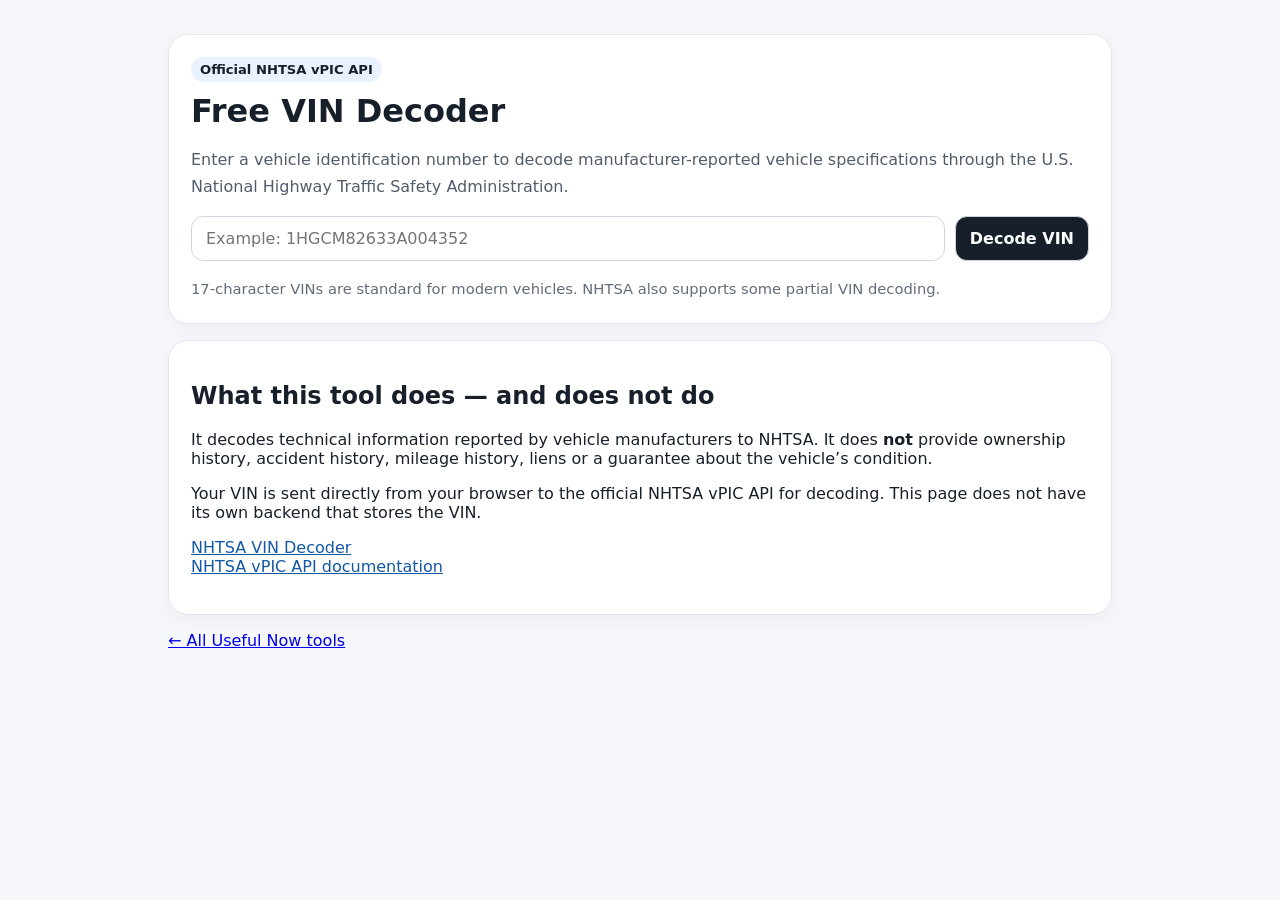
<file: ra04-plate-checker/site/useful-now/vin-decoder/index.html>
<!doctype html>
<html lang="en">
<head>
<meta charset="utf-8"><meta name="viewport" content="width=device-width,initial-scale=1">
<meta name="robots" content="index,follow,max-image-preview:large">
<title>Free VIN Decoder — Official NHTSA Vehicle Data</title>
<meta name="description" content="Decode a VIN using the official U.S. NHTSA vPIC API. See make, model, model year, body class, engine, fuel, drive type and manufacturing plant. No sign-up.">
<link rel="canonical" href="https://india123445t-pixel.github.io/allobilalapp/ra04-plate-checker/site/useful-now/vin-decoder/">
<style>
:root{font-family:system-ui,-apple-system,Segoe UI,Roboto,sans-serif;background:#f5f7fb;color:#17202a}*{box-sizing:border-box}body{margin:0}.wrap{max-width:980px;margin:auto;padding:18px}.hero,.card{background:#fff;border:1px solid #e2e7ef;border-radius:20px;padding:22px;margin:16px 0;box-shadow:0 5px 18px rgba(0,0,0,.04)}h1{font-size:2rem;margin:.3em 0}.lead{line-height:1.7;color:#515d6b}.pill{display:inline-block;padding:5px 9px;border-radius:999px;background:#eaf1ff;font-size:.82rem;font-weight:750}.search{display:grid;grid-template-columns:1fr auto;gap:10px;margin:16px 0}input,button{font:inherit;border:1px solid #cfd6e0;border-radius:12px;padding:12px 14px}button{background:#17202a;color:#fff;font-weight:800;cursor:pointer}.error{color:#8d2525}.result{display:none}.grid{display:grid;grid-template-columns:repeat(auto-fit,minmax(210px,1fr));gap:12px}.field{border:1px solid #e4e8ef;border-radius:14px;padding:14px}.field span{display:block;color:#65707e;font-size:.84rem}.field b{display:block;font-size:1.05rem;margin-top:5px;word-break:break-word}.muted{font-size:.92rem;color:#616c7a;line-height:1.6}.source a{color:#1357a5}@media(max-width:600px){.search{grid-template-columns:1fr}.wrap{padding:12px}h1{font-size:1.55rem}}
</style>
<script type="application/ld+json">{"@context":"https://schema.org","@type":"WebApplication","name":"Free VIN Decoder — NHTSA data","applicationCategory":"UtilitiesApplication","operatingSystem":"Any","inLanguage":"en","description":"VIN decoder using the official NHTSA vPIC API."}</script>
</head>
<body><main class="wrap">
<section class="hero">
<span class="pill">Official NHTSA vPIC API</span>
<h1>Free VIN Decoder</h1>
<p class="lead">Enter a vehicle identification number to decode manufacturer-reported vehicle specifications through the U.S. National Highway Traffic Safety Administration.</p>
<div class="search"><input id="vin" maxlength="17" autocomplete="off" spellcheck="false" placeholder="Example: 1HGCM82633A004352" aria-label="VIN"><button id="decode">Decode VIN</button></div>
<div id="message" class="muted">17-character VINs are standard for modern vehicles. NHTSA also supports some partial VIN decoding.</div>
</section>

<section id="result" class="card result">
<h2 id="vehicleTitle">Vehicle details</h2>
<div class="grid">
<div class="field"><span>Make</span><b id="Make">—</b></div>
<div class="field"><span>Model</span><b id="Model">—</b></div>
<div class="field"><span>Model year</span><b id="ModelYear">—</b></div>
<div class="field"><span>Vehicle type</span><b id="VehicleType">—</b></div>
<div class="field"><span>Body class</span><b id="BodyClass">—</b></div>
<div class="field"><span>Drive type</span><b id="DriveType">—</b></div>
<div class="field"><span>Fuel</span><b id="FuelTypePrimary">—</b></div>
<div class="field"><span>Engine cylinders</span><b id="EngineCylinders">—</b></div>
<div class="field"><span>Engine displacement (L)</span><b id="DisplacementL">—</b></div>
<div class="field"><span>Plant city</span><b id="PlantCity">—</b></div>
<div class="field"><span>Plant country</span><b id="PlantCountry">—</b></div>
<div class="field"><span>Manufacturer</span><b id="Manufacturer">—</b></div>
</div>
<p id="errors" class="muted"></p>
</section>

<section class="card source">
<h2>What this tool does — and does not do</h2>
<p>It decodes technical information reported by vehicle manufacturers to NHTSA. It does <strong>not</strong> provide ownership history, accident history, mileage history, liens or a guarantee about the vehicle’s condition.</p>
<p>Your VIN is sent directly from your browser to the official NHTSA vPIC API for decoding. This page does not have its own backend that stores the VIN.</p>
<p><a href="https://www.nhtsa.gov/vin-decoder" target="_blank" rel="noopener">NHTSA VIN Decoder</a><br>
<a href="https://vpic.nhtsa.dot.gov/api/" target="_blank" rel="noopener">NHTSA vPIC API documentation</a></p>
</section>
<p><a href="../">← All Useful Now tools</a></p>
</main>
<script>
const clean=s=>s.toUpperCase().replace(/\s+/g,'').replace(/[^A-HJ-NPR-Z0-9*]/g,'');
const fields=["Make","Model","ModelYear","VehicleType","BodyClass","DriveType","FuelTypePrimary","EngineCylinders","DisplacementL","PlantCity","PlantCountry","Manufacturer"];
async function decode(){
 const vin=clean(document.getElementById('vin').value);document.getElementById('vin').value=vin;
 const msg=document.getElementById('message'), box=document.getElementById('result');box.style.display='none';
 if(vin.length<8){msg.innerHTML='<span class="error">Enter at least 8 VIN characters.</span>';return}
 msg.textContent='Decoding through NHTSA…';
 try{
   const url='https://vpic.nhtsa.dot.gov/api/vehicles/DecodeVinValuesExtended/'+encodeURIComponent(vin)+'?format=json';
   const r=await fetch(url,{headers:{'Accept':'application/json'}});if(!r.ok)throw new Error('HTTP '+r.status);
   const j=await r.json(), x=j.Results&&j.Results[0];if(!x)throw new Error('No result');
   fields.forEach(k=>document.getElementById(k).textContent=x[k]||'—');
   const title=[x.ModelYear,x.Make,x.Model].filter(Boolean).join(' ');
   document.getElementById('vehicleTitle').textContent=title||'Decoded vehicle';
   document.getElementById('errors').textContent=x.ErrorText&&x.ErrorCode!=='0'?'NHTSA note: '+x.ErrorText:'Decoded by NHTSA vPIC.';
   box.style.display='block';msg.textContent='Official NHTSA response received.';
   const p=new URLSearchParams(location.search);p.set('vin',vin);history.replaceState(null,'','?'+p.toString());
 }catch(e){msg.innerHTML='<span class="error">The NHTSA service could not be reached from this browser right now. Try again later or use the official NHTSA decoder linked below.</span>'}
}
document.getElementById('decode').onclick=decode;
document.getElementById('vin').addEventListener('keydown',e=>{if(e.key==='Enter')decode()});
const q=new URLSearchParams(location.search).get('vin');if(q){document.getElementById('vin').value=q;decode()}
</script>
</body></html>
</file>
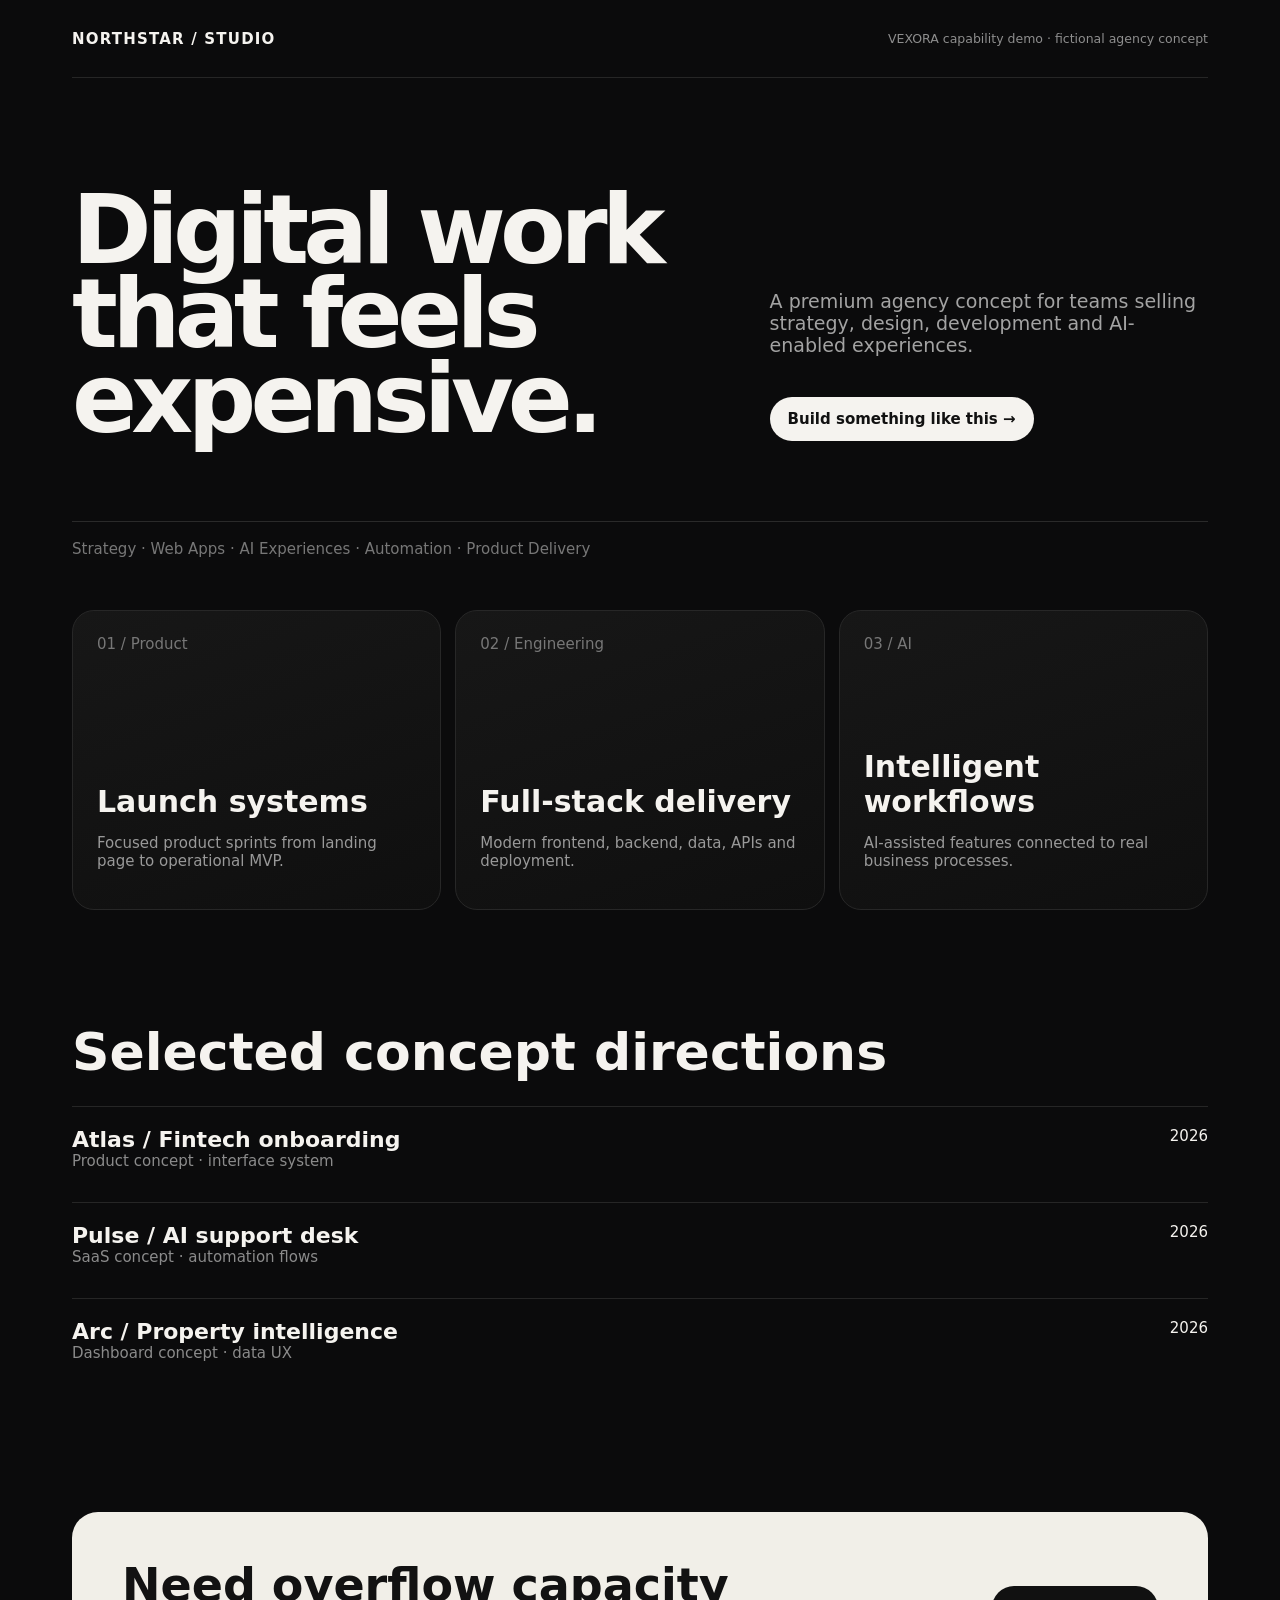
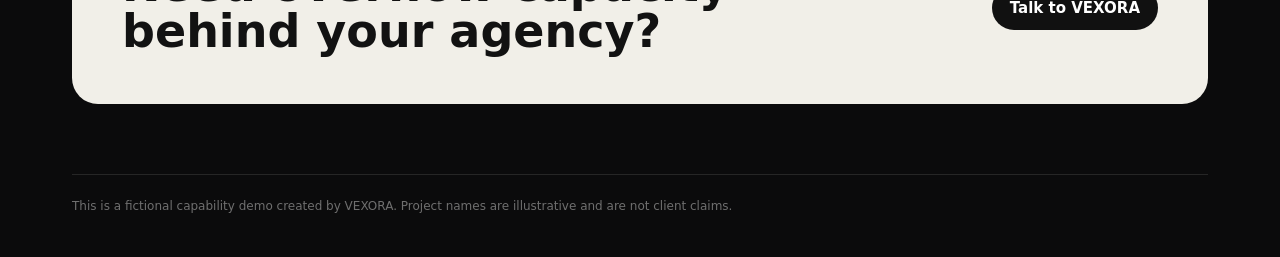
<file: demo-agency.html>
<!doctype html><html><head><meta charset="utf-8"><meta name="viewport" content="width=device-width,initial-scale=1"><title>Northstar Studio — VEXORA Capability Demo</title><style>
*{box-sizing:border-box}body{margin:0;background:#0b0b0c;color:#f5f3ef;font:15px system-ui,-apple-system,Segoe UI,sans-serif}a{text-decoration:none;color:inherit}.wrap{max-width:1180px;margin:auto;padding:0 22px}.nav{height:78px;display:flex;justify-content:space-between;align-items:center;border-bottom:1px solid #262626}.brand{font-weight:900;letter-spacing:.08em}.nav small{color:#8e8e8e}.hero{padding:110px 0 80px;display:grid;grid-template-columns:1.2fr .8fr;gap:40px;align-items:end}.hero h1{font-size:clamp(54px,8vw,96px);line-height:.88;letter-spacing:-.06em;margin:0}.hero p{color:#a3a3a3;font-size:19px;max-width:520px}.cta{display:inline-block;margin-top:22px;background:#f5f3ef;color:#111;padding:13px 18px;border-radius:999px;font-weight:800}.line{border-top:1px solid #2a2a2a;padding-top:18px;color:#777}.grid{display:grid;grid-template-columns:repeat(3,1fr);gap:14px;padding:52px 0}.card{min-height:300px;border:1px solid #272727;border-radius:22px;padding:24px;background:linear-gradient(160deg,#171717,#0f0f0f);display:flex;flex-direction:column;justify-content:space-between}.card span{color:#777}.card h3{font-size:30px;margin:0}.card p{color:#999}.work{padding:60px 0}.work h2{font-size:52px;margin:0 0 24px}.cases{display:grid;gap:12px}.case{display:grid;grid-template-columns:1fr auto;gap:20px;padding:20px 0;border-top:1px solid #262626}.case b{font-size:22px}.case em{font-style:normal;color:#8b8b8b}.band{margin:70px 0;padding:50px;border-radius:26px;background:#f1efe8;color:#121212;display:grid;grid-template-columns:1fr auto;gap:28px;align-items:center}.band h2{font-size:46px;line-height:1;margin:0}.band a{background:#111;color:white;padding:13px 18px;border-radius:999px;font-weight:800}.foot{padding:24px 0 44px;color:#6f6f6f;border-top:1px solid #262626;font-size:12px}@media(max-width:820px){.hero,.band{grid-template-columns:1fr}.grid{grid-template-columns:1fr}.hero{padding-top:70px}.work h2{font-size:40px}}
</style></head><body><div class="wrap"><nav class="nav"><div class="brand">NORTHSTAR / STUDIO</div><small>VEXORA capability demo · fictional agency concept</small></nav><section class="hero"><h1>Digital work<br>that feels<br>expensive.</h1><div><p>A premium agency concept for teams selling strategy, design, development and AI-enabled experiences.</p><a class="cta" href="mailto:alanshahd82@gmail.com?subject=Agency%20Website%20Build">Build something like this →</a></div></section><div class="line">Strategy · Web Apps · AI Experiences · Automation · Product Delivery</div><section class="grid"><article class="card"><span>01 / Product</span><div><h3>Launch systems</h3><p>Focused product sprints from landing page to operational MVP.</p></div></article><article class="card"><span>02 / Engineering</span><div><h3>Full-stack delivery</h3><p>Modern frontend, backend, data, APIs and deployment.</p></div></article><article class="card"><span>03 / AI</span><div><h3>Intelligent workflows</h3><p>AI-assisted features connected to real business processes.</p></div></article></section><section class="work"><h2>Selected concept directions</h2><div class="cases"><div class="case"><div><b>Atlas / Fintech onboarding</b><br><em>Product concept · interface system</em></div><span>2026</span></div><div class="case"><div><b>Pulse / AI support desk</b><br><em>SaaS concept · automation flows</em></div><span>2026</span></div><div class="case"><div><b>Arc / Property intelligence</b><br><em>Dashboard concept · data UX</em></div><span>2026</span></div></div></section><section class="band"><h2>Need overflow capacity<br>behind your agency?</h2><a href="mailto:alanshahd82@gmail.com?subject=White-Label%20Agency%20Support">Talk to VEXORA</a></section><footer class="foot">This is a fictional capability demo created by VEXORA. Project names are illustrative and are not client claims.</footer></div></body></html>
</file>
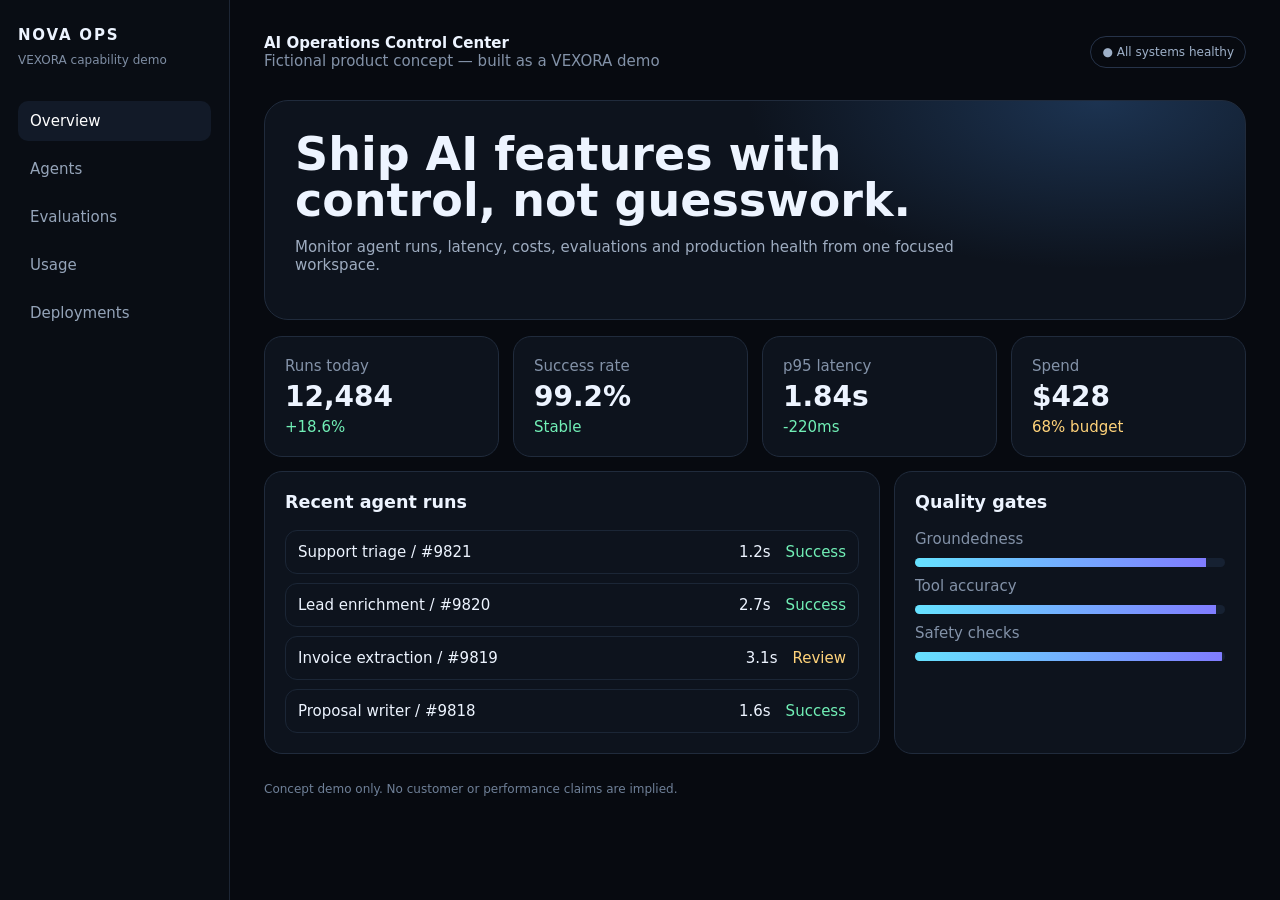
<file: demo-ai-ops.html>
<!doctype html><html><head><meta charset="utf-8"><meta name="viewport" content="width=device-width,initial-scale=1"><title>NOVA AI Ops — VEXORA Capability Demo</title><style>
*{box-sizing:border-box}body{margin:0;background:#070a10;color:#edf4ff;font:15px system-ui,-apple-system,Segoe UI,sans-serif}a{color:inherit;text-decoration:none}.shell{display:grid;grid-template-columns:230px 1fr;min-height:100vh}.side{padding:26px 18px;border-right:1px solid #1d2635;background:#090d14}.logo{font-weight:900;letter-spacing:.12em}.tag{margin-top:9px;color:#7f8ea4;font-size:12px}.nav{margin-top:34px;display:grid;gap:8px}.nav span{padding:11px 12px;border-radius:10px;color:#95a4b9}.nav .on{background:#121a28;color:white}.main{padding:34px}.top{display:flex;justify-content:space-between;gap:20px;align-items:center}.badge{padding:8px 11px;border:1px solid #263349;border-radius:999px;color:#9fb1c9;font-size:12px}.hero{margin-top:30px;padding:30px;border:1px solid #202b3c;border-radius:24px;background:radial-gradient(500px 240px at 85% 0,#1c3351 0,transparent 70%),#0d131d}.hero h1{font-size:46px;line-height:1;margin:0 0 12px}.hero p{color:#9eacc0;max-width:720px}.grid{display:grid;grid-template-columns:repeat(4,1fr);gap:14px;margin-top:16px}.kpi,.panel{border:1px solid #202b3c;background:#0d131d;border-radius:18px;padding:20px}.kpi b{display:block;font-size:28px;margin:5px 0}.muted{color:#8392a8}.row{display:grid;grid-template-columns:1.4fr .8fr;gap:14px;margin-top:14px}.panel h3{margin-top:0}.runs{display:grid;gap:9px}.run{display:grid;grid-template-columns:1fr auto auto;gap:15px;padding:12px;border:1px solid #1b2636;border-radius:12px}.ok{color:#71efb6}.warn{color:#ffd37a}.bar{height:9px;background:#162132;border-radius:999px;overflow:hidden;margin:10px 0}.bar i{display:block;height:100%;background:linear-gradient(90deg,#66e2ff,#807cff)}.foot{margin-top:28px;color:#6f8098;font-size:12px}@media(max-width:900px){.shell{grid-template-columns:1fr}.side{display:none}.grid{grid-template-columns:repeat(2,1fr)}.row{grid-template-columns:1fr}.main{padding:20px}}@media(max-width:520px){.grid{grid-template-columns:1fr}.hero h1{font-size:36px}}
</style></head><body><div class="shell"><aside class="side"><div class="logo">NOVA OPS</div><div class="tag">VEXORA capability demo</div><div class="nav"><span class="on">Overview</span><span>Agents</span><span>Evaluations</span><span>Usage</span><span>Deployments</span></div></aside><main class="main"><div class="top"><div><b>AI Operations Control Center</b><div class="muted">Fictional product concept — built as a VEXORA demo</div></div><div class="badge">● All systems healthy</div></div><section class="hero"><h1>Ship AI features with<br>control, not guesswork.</h1><p>Monitor agent runs, latency, costs, evaluations and production health from one focused workspace.</p></section><div class="grid"><div class="kpi"><span class="muted">Runs today</span><b>12,484</b><span class="ok">+18.6%</span></div><div class="kpi"><span class="muted">Success rate</span><b>99.2%</b><span class="ok">Stable</span></div><div class="kpi"><span class="muted">p95 latency</span><b>1.84s</b><span class="ok">-220ms</span></div><div class="kpi"><span class="muted">Spend</span><b>$428</b><span class="warn">68% budget</span></div></div><div class="row"><section class="panel"><h3>Recent agent runs</h3><div class="runs"><div class="run"><span>Support triage / #9821</span><span>1.2s</span><span class="ok">Success</span></div><div class="run"><span>Lead enrichment / #9820</span><span>2.7s</span><span class="ok">Success</span></div><div class="run"><span>Invoice extraction / #9819</span><span>3.1s</span><span class="warn">Review</span></div><div class="run"><span>Proposal writer / #9818</span><span>1.6s</span><span class="ok">Success</span></div></div></section><section class="panel"><h3>Quality gates</h3><span class="muted">Groundedness</span><div class="bar"><i style="width:94%"></i></div><span class="muted">Tool accuracy</span><div class="bar"><i style="width:97%"></i></div><span class="muted">Safety checks</span><div class="bar"><i style="width:99%"></i></div></section></div><div class="foot">Concept demo only. No customer or performance claims are implied.</div></main></div></body></html>
</file>
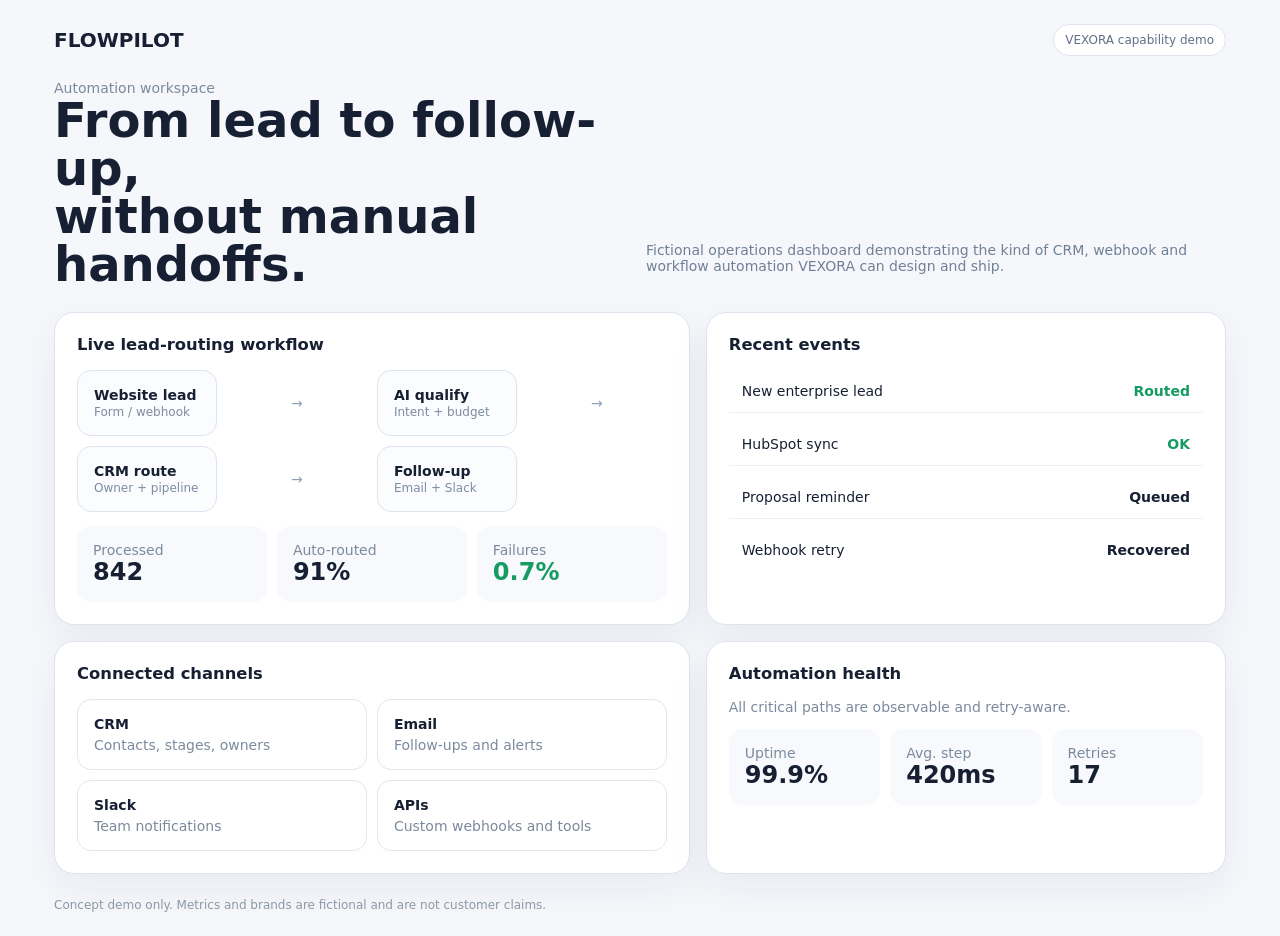
<file: demo-automation.html>
<!doctype html><html><head><meta charset="utf-8"><meta name="viewport" content="width=device-width,initial-scale=1"><title>FlowPilot — VEXORA Capability Demo</title><style>
*{box-sizing:border-box}body{margin:0;background:#f5f7fb;color:#172033;font:14px system-ui,-apple-system,Segoe UI,sans-serif}.wrap{max-width:1220px;margin:auto;padding:24px}.top{display:flex;justify-content:space-between;align-items:center;gap:16px}.brand{font-weight:900;font-size:20px}.pill{padding:8px 11px;border-radius:999px;background:white;border:1px solid #dfe5ef;color:#607087;font-size:12px}.hero{margin-top:24px;display:flex;justify-content:space-between;gap:24px;align-items:end}.hero h1{font-size:48px;line-height:1;margin:0}.hero p{max-width:580px;color:#708097}.layout{display:grid;grid-template-columns:1.1fr .9fr;gap:16px;margin-top:24px}.panel{background:white;border:1px solid #dde4ee;border-radius:20px;padding:22px;box-shadow:0 14px 40px rgba(20,35,60,.06)}.panel h3{margin:0 0 16px}.flow{display:grid;grid-template-columns:repeat(4,1fr);gap:10px;align-items:center}.node{padding:16px;border:1px solid #dce4ee;border-radius:14px;background:#fbfcfe}.node b{display:block}.node span{color:#7d8ca1;font-size:12px}.arrow{text-align:center;color:#8da0b7}.metrics{display:grid;grid-template-columns:repeat(3,1fr);gap:10px;margin-top:14px}.metric{padding:16px;border-radius:14px;background:#f7f9fc}.metric b{font-size:24px;display:block}.green{color:#169b64}.events{display:grid;gap:10px}.event{display:flex;justify-content:space-between;gap:12px;padding:13px;border-bottom:1px solid #edf0f5}.event:last-child{border:0}.muted{color:#7c8a9d}.channels{display:grid;grid-template-columns:repeat(2,1fr);gap:10px}.channel{padding:16px;border-radius:14px;border:1px solid #e1e7ef}.channel strong{display:block;margin-bottom:5px}.foot{margin-top:24px;color:#8c98a8;font-size:12px}@media(max-width:850px){.layout{grid-template-columns:1fr}.flow{grid-template-columns:1fr}.arrow{transform:rotate(90deg)}.hero{align-items:start;flex-direction:column}.hero h1{font-size:38px}}@media(max-width:520px){.metrics,.channels{grid-template-columns:1fr}}
</style></head><body><div class="wrap"><div class="top"><div class="brand">FLOWPILOT</div><div class="pill">VEXORA capability demo</div></div><div class="hero"><div><div class="muted">Automation workspace</div><h1>From lead to follow-up,<br>without manual handoffs.</h1></div><p>Fictional operations dashboard demonstrating the kind of CRM, webhook and workflow automation VEXORA can design and ship.</p></div><div class="layout"><section class="panel"><h3>Live lead-routing workflow</h3><div class="flow"><div class="node"><b>Website lead</b><span>Form / webhook</span></div><div class="arrow">→</div><div class="node"><b>AI qualify</b><span>Intent + budget</span></div><div class="arrow">→</div><div class="node"><b>CRM route</b><span>Owner + pipeline</span></div><div class="arrow">→</div><div class="node"><b>Follow-up</b><span>Email + Slack</span></div></div><div class="metrics"><div class="metric"><span class="muted">Processed</span><b>842</b></div><div class="metric"><span class="muted">Auto-routed</span><b>91%</b></div><div class="metric"><span class="muted">Failures</span><b class="green">0.7%</b></div></div></section><section class="panel"><h3>Recent events</h3><div class="events"><div class="event"><span>New enterprise lead</span><b class="green">Routed</b></div><div class="event"><span>HubSpot sync</span><b class="green">OK</b></div><div class="event"><span>Proposal reminder</span><b>Queued</b></div><div class="event"><span>Webhook retry</span><b>Recovered</b></div></div></section><section class="panel"><h3>Connected channels</h3><div class="channels"><div class="channel"><strong>CRM</strong><span class="muted">Contacts, stages, owners</span></div><div class="channel"><strong>Email</strong><span class="muted">Follow-ups and alerts</span></div><div class="channel"><strong>Slack</strong><span class="muted">Team notifications</span></div><div class="channel"><strong>APIs</strong><span class="muted">Custom webhooks and tools</span></div></div></section><section class="panel"><h3>Automation health</h3><p class="muted">All critical paths are observable and retry-aware.</p><div class="metrics"><div class="metric"><span class="muted">Uptime</span><b>99.9%</b></div><div class="metric"><span class="muted">Avg. step</span><b>420ms</b></div><div class="metric"><span class="muted">Retries</span><b>17</b></div></div></section></div><div class="foot">Concept demo only. Metrics and brands are fictional and are not customer claims.</div></div></body></html>
</file>
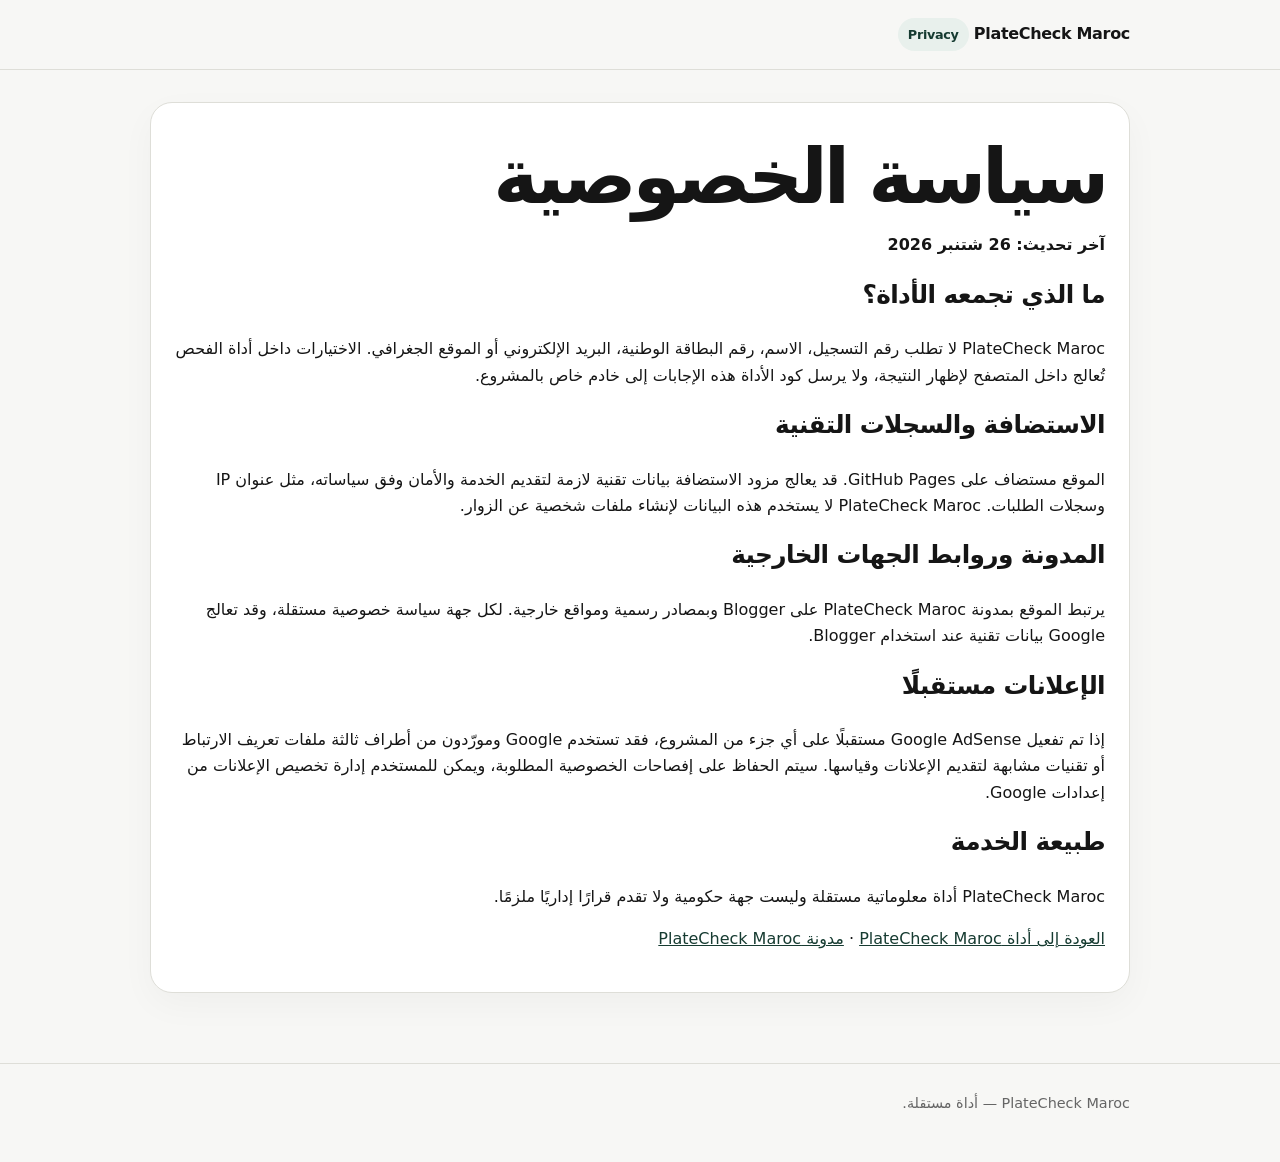
<file: ra04-plate-checker/site/privacy.html>
<!doctype html>
<html lang="ar" dir="rtl">
<head>
  <meta charset="utf-8">
  <meta name="viewport" content="width=device-width,initial-scale=1">
  <meta name="robots" content="index,follow">
  <title>سياسة الخصوصية | PlateCheck Maroc</title>
  <meta name="description" content="سياسة الخصوصية لأداة PlateCheck Maroc: لا تطلب الأداة رقم التسجيل أو الاسم أو أي بيانات شخصية، مع توضيح دور مزود الاستضافة وروابط الجهات الخارجية.">
  <link rel="canonical" href="https://india123445t-pixel.github.io/allobilalapp/ra04-plate-checker/site/privacy.html">
  <link rel="stylesheet" href="styles.css">
</head>
<body>
<header class="topbar"><div class="shell nav"><div class="brand">PlateCheck Maroc <span class="badge">Privacy</span></div></div></header>
<main class="shell">
  <section class="card sources" style="margin-top:2rem">
    <h1>سياسة الخصوصية</h1>
    <p><strong>آخر تحديث: 26 شتنبر 2026</strong></p>
    <h2>ما الذي تجمعه الأداة؟</h2>
    <p>PlateCheck Maroc لا تطلب رقم التسجيل، الاسم، رقم البطاقة الوطنية، البريد الإلكتروني أو الموقع الجغرافي. الاختيارات داخل أداة الفحص تُعالج داخل المتصفح لإظهار النتيجة، ولا يرسل كود الأداة هذه الإجابات إلى خادم خاص بالمشروع.</p>
    <h2>الاستضافة والسجلات التقنية</h2>
    <p>الموقع مستضاف على GitHub Pages. قد يعالج مزود الاستضافة بيانات تقنية لازمة لتقديم الخدمة والأمان وفق سياساته، مثل عنوان IP وسجلات الطلبات. PlateCheck Maroc لا يستخدم هذه البيانات لإنشاء ملفات شخصية عن الزوار.</p>
    <h2>المدونة وروابط الجهات الخارجية</h2>
    <p>يرتبط الموقع بمدونة PlateCheck Maroc على Blogger وبمصادر رسمية ومواقع خارجية. لكل جهة سياسة خصوصية مستقلة، وقد تعالج Google بيانات تقنية عند استخدام Blogger.</p>
    <h2>الإعلانات مستقبلًا</h2>
    <p>إذا تم تفعيل Google AdSense مستقبلًا على أي جزء من المشروع، فقد تستخدم Google ومورّدون من أطراف ثالثة ملفات تعريف الارتباط أو تقنيات مشابهة لتقديم الإعلانات وقياسها. سيتم الحفاظ على إفصاحات الخصوصية المطلوبة، ويمكن للمستخدم إدارة تخصيص الإعلانات من إعدادات Google.</p>
    <h2>طبيعة الخدمة</h2>
    <p>PlateCheck Maroc أداة معلوماتية مستقلة وليست جهة حكومية ولا تقدم قرارًا إداريًا ملزمًا.</p>
    <p><a href="./">العودة إلى أداة PlateCheck Maroc</a> · <a href="https://platecheck-maroc-2026.blogspot.com/" rel="noopener">مدونة PlateCheck Maroc</a></p>
  </section>
</main>
<footer><div class="shell">PlateCheck Maroc — أداة مستقلة.</div></footer>
</body>
</html>
</file>
<file: ra04-plate-checker/site/styles.css>
:root {
  --bg: #f7f7f5;
  --panel: #ffffff;
  --ink: #151515;
  --muted: #656565;
  --line: #deded8;
  --accent: #163b31;
  --accent-soft: #e8f0ec;
  --warn: #6b4a13;
  --warn-soft: #fff4d9;
  --danger: #6b2626;
  --danger-soft: #fae9e9;
  --radius: 22px;
}
* { box-sizing: border-box; }
html { scroll-behavior: smooth; }
body {
  margin: 0;
  background: var(--bg);
  color: var(--ink);
  font-family: system-ui, -apple-system, BlinkMacSystemFont, "Segoe UI", Arial, sans-serif;
  line-height: 1.65;
}
a { color: var(--accent); }
.shell { width: min(980px, calc(100% - 28px)); margin: 0 auto; }
.topbar { padding: 18px 0; border-bottom: 1px solid var(--line); background: rgba(247,247,245,.92); position: sticky; top: 0; backdrop-filter: blur(10px); z-index: 5; }
.nav { display: flex; align-items: center; justify-content: space-between; gap: 16px; }
.brand { font-weight: 800; letter-spacing: -.02em; }
.lang-switch { display: flex; gap: 6px; }
.lang-switch button { border: 1px solid var(--line); background: var(--panel); padding: 8px 12px; border-radius: 999px; cursor: pointer; font: inherit; }
.lang-switch button[aria-pressed="true"] { background: var(--accent); color: white; border-color: var(--accent); }
.hero { padding: 62px 0 30px; display: grid; grid-template-columns: 1.25fr .75fr; gap: 34px; align-items: start; }
.eyebrow { color: var(--accent); font-weight: 800; font-size: .92rem; }
h1 { font-size: clamp(2.25rem, 6vw, 4.8rem); line-height: .98; letter-spacing: -.055em; margin: 12px 0 18px; max-width: 12ch; }
.lead { font-size: 1.1rem; color: var(--muted); max-width: 66ch; }
.trust-card { background: var(--accent); color: white; border-radius: var(--radius); padding: 24px; }
.trust-card strong { display: block; font-size: 1.15rem; margin-bottom: 9px; }
.trust-card p { margin: 0; opacity: .86; }
.grid { display: grid; grid-template-columns: 1fr 1fr; gap: 22px; align-items: start; }
.card { background: var(--panel); border: 1px solid var(--line); border-radius: var(--radius); padding: 24px; box-shadow: 0 12px 35px rgba(0,0,0,.035); }
.card h2 { margin-top: 0; font-size: 1.55rem; letter-spacing: -.025em; }
.field { margin: 0 0 20px; }
.field legend { font-weight: 800; margin-bottom: 10px; }
.options { display: grid; gap: 9px; }
.option { display: flex; gap: 10px; align-items: flex-start; padding: 12px 13px; border: 1px solid var(--line); border-radius: 14px; cursor: pointer; }
.option:hover { border-color: #aaa; }
.option input { margin-top: 5px; }
.primary { width: 100%; border: 0; border-radius: 14px; background: var(--accent); color: white; padding: 14px 18px; font: 800 1rem/1.2 inherit; cursor: pointer; }
.result { margin-top: 18px; border-radius: 16px; padding: 18px; border: 1px solid var(--line); background: var(--accent-soft); }
.result[data-kind="deadline"], .result[data-kind="notice"] { background: var(--warn-soft); color: var(--warn); }
.result[data-kind="action"], .result[data-kind="verify"] { background: var(--danger-soft); color: var(--danger); }
.result h3 { margin: 5px 0 8px; font-size: 1.25rem; }
.result p { margin: 8px 0; }
.result-kicker { font-size: .82rem; font-weight: 800; opacity: .8; }
.source-row { display: flex; flex-wrap: wrap; gap: 8px 16px; margin-top: 14px; font-size: .9rem; }
.caution { font-size: .82rem; opacity: .78; border-top: 1px solid rgba(0,0,0,.1); padding-top: 10px; }
.visual-stack { display: grid; gap: 14px; }
.plate-card { border: 1px solid var(--line); border-radius: 16px; padding: 16px; }
.plate { direction: ltr; display: flex; justify-content: center; align-items: center; gap: 10px; min-height: 72px; background: #fff; border: 4px solid #222; border-radius: 8px; font: 800 1.35rem/1 monospace; padding: 10px; margin: 10px 0; }
.plate small { font-size: .68rem; font-weight: 700; }
.plate-note { color: var(--muted); font-size: .88rem; margin: 0; }
.timeline { margin: 44px 0; }
.timeline-list { display: grid; grid-template-columns: repeat(3, 1fr); gap: 14px; }
.milestone { padding: 18px; border-top: 4px solid var(--accent); background: var(--panel); border-radius: 0 0 16px 16px; }
.milestone time { font-weight: 900; display: block; margin-bottom: 7px; }
.sources { margin: 44px 0 70px; }
.sources ul { padding-inline-start: 1.25rem; }
footer { border-top: 1px solid var(--line); padding: 28px 0 46px; color: var(--muted); font-size: .9rem; }
.badge { display: inline-flex; align-items: center; gap: 6px; background: var(--accent-soft); color: var(--accent); border-radius: 999px; padding: 6px 10px; font-size: .8rem; font-weight: 800; }
@media (max-width: 760px) {
  .hero, .grid { grid-template-columns: 1fr; }
  .hero { padding-top: 40px; }
  .timeline-list { grid-template-columns: 1fr; }
  h1 { max-width: 15ch; }
}
@media (prefers-reduced-motion: reduce) { html { scroll-behavior: auto; } }
</file>
